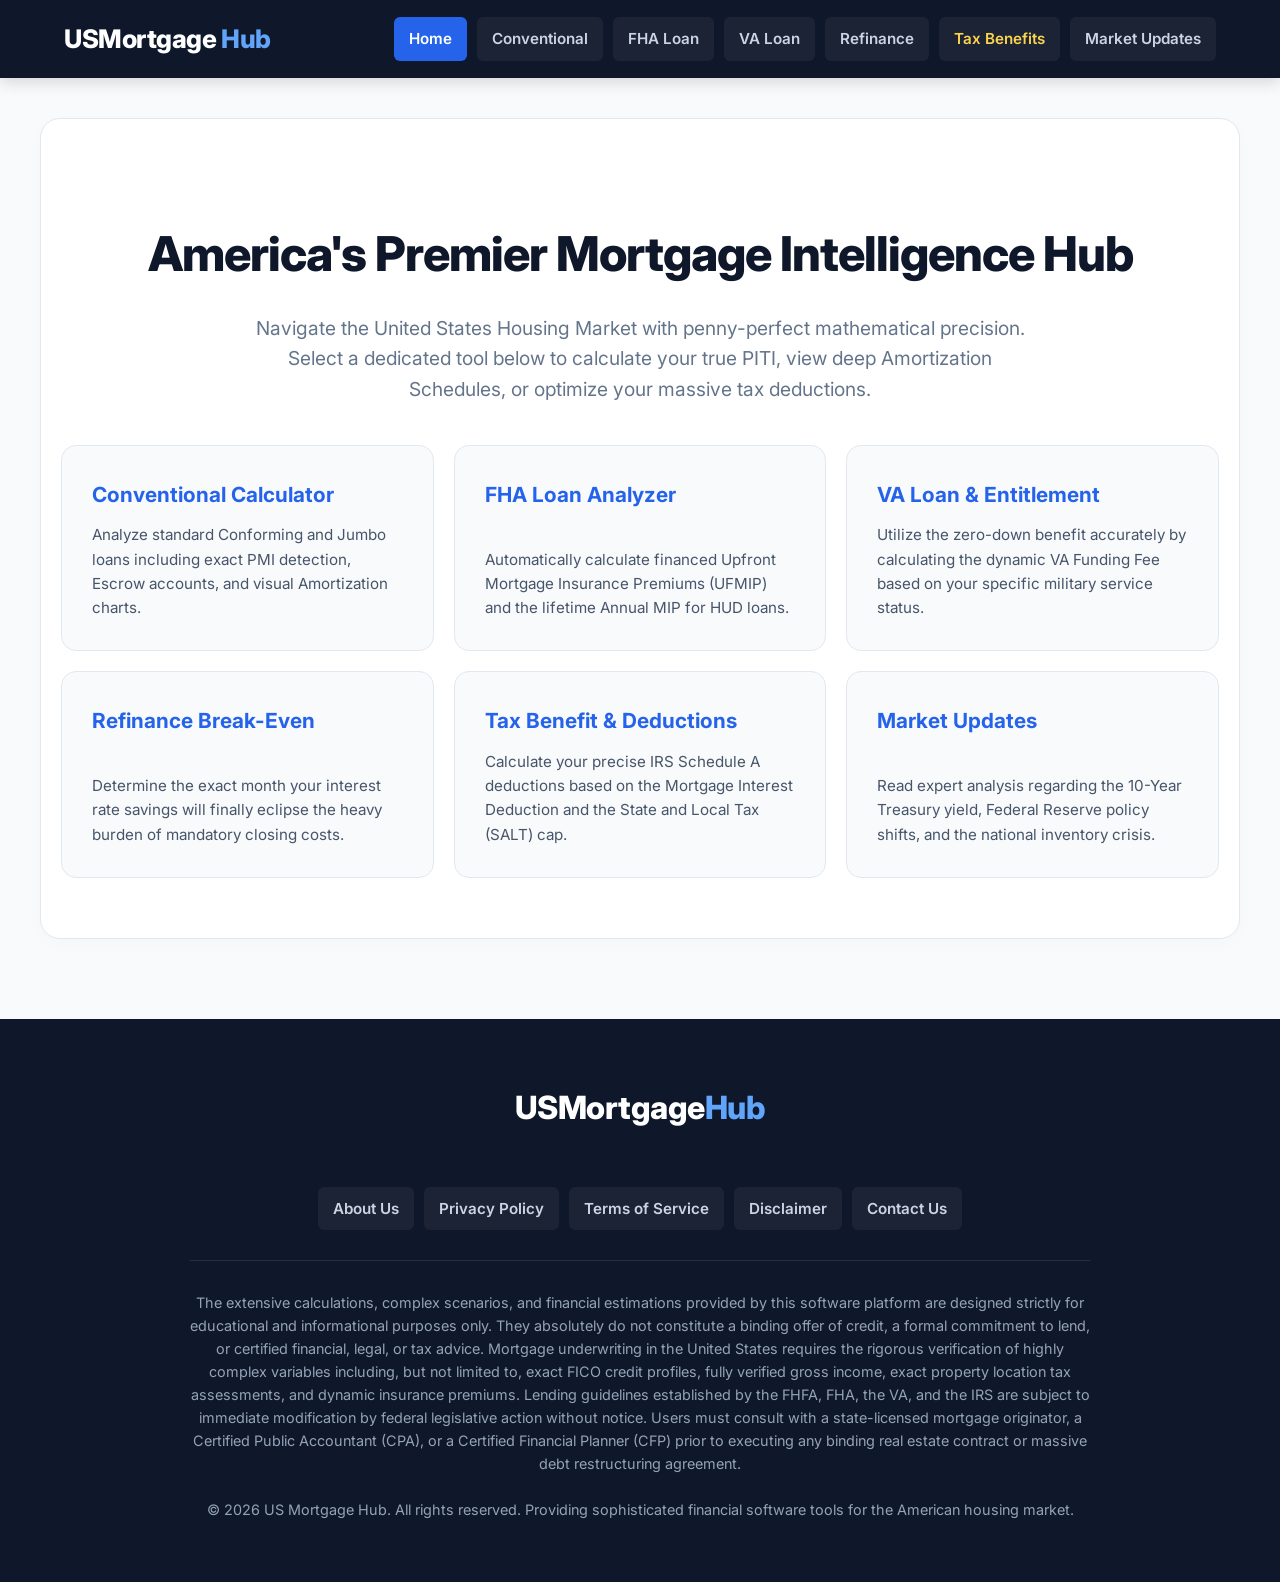
<file: index.html>
<!DOCTYPE html>
<html lang="en">
<head>
    <meta charset="UTF-8"/>
    <meta content="width=device-width, initial-scale=1.0" name="viewport"/>
    <meta content="QRAlQaTkkvpJgExuVUxx_nU8xQFKqa-fo5c_Z7qtx7k" name="google-site-verification"/>
    <title>US Mortgage Hub | Advanced Home Loan Calculators &amp; Market Insights</title>
    <meta content="Advanced US mortgage calculators with Amortization Schedules, Interactive Charts, Escrow, PMI, FHA MIP, and VA Funding Fee logic. Read our comprehensive guides on US housing finance." name="description"/>
    <meta content="US Mortgage Calculator, Amortization Schedule, Mortgage Pie Chart, Conventional Loan Calculator, Escrow Calculator, FHA MIP Calculator, VA Funding Fee, US Housing Market" name="keywords"/>
    <link rel="stylesheet" href="style.css"/>
</head>
<body>
    <nav>
        <a class="logo" href="index.html">USMortgage<span>Hub</span></a>
        <div class="nav-links">
            <a class="active-nav" href="index.html">Home</a>
            <a href="conventional-mortgage-calculator.html">Conventional</a>
            <a href="fha-loan-calculator.html">FHA Loan</a>
            <a href="va-loan-calculator.html">VA Loan</a>
            <a href="mortgage-refinance-calculator.html">Refinance</a>
            <a href="mortgage-tax-deduction.html" style="color: #fcd34d;">Tax Benefits</a>
            <a href="market-updates.html">Market Updates</a>
        </div>
    </nav>

    <div class="wrapper">
        <div class="home-hero">
            <h1>America's Premier Mortgage Intelligence Hub</h1>
            <p>Navigate the United States Housing Market with penny-perfect mathematical precision. Select a dedicated tool below to calculate your true PITI, view deep Amortization Schedules, or optimize your massive tax deductions.</p>
            
            <div class="tools-grid">
                <div class="tool-card" onclick="location.href='conventional-mortgage-calculator.html'">
                    <h3>Conventional Calculator</h3>
                    <p>Analyze standard Conforming and Jumbo loans including exact PMI detection, Escrow accounts, and visual Amortization charts.</p>
                </div>
                <div class="tool-card" onclick="location.href='fha-loan-calculator.html'">
                    <h3>FHA Loan Analyzer</h3>
                    <p>Automatically calculate financed Upfront Mortgage Insurance Premiums (UFMIP) and the lifetime Annual MIP for HUD loans.</p>
                </div>
                <div class="tool-card" onclick="location.href='va-loan-calculator.html'">
                    <h3>VA Loan &amp; Entitlement</h3>
                    <p>Utilize the zero-down benefit accurately by calculating the dynamic VA Funding Fee based on your specific military service status.</p>
                </div>
                <div class="tool-card" onclick="location.href='mortgage-refinance-calculator.html'">
                    <h3>Refinance Break-Even</h3>
                    <p>Determine the exact month your interest rate savings will finally eclipse the heavy burden of mandatory closing costs.</p>
                </div>
                <div class="tool-card" onclick="location.href='mortgage-tax-deduction.html'">
                    <h3>Tax Benefit &amp; Deductions</h3>
                    <p>Calculate your precise IRS Schedule A deductions based on the Mortgage Interest Deduction and the State and Local Tax (SALT) cap.</p>
                </div>
                <div class="tool-card" onclick="location.href='market-updates.html'">
                    <h3>Market Updates</h3>
                    <p>Read expert analysis regarding the 10-Year Treasury yield, Federal Reserve policy shifts, and the national inventory crisis.</p>
                </div>
            </div>
        </div>
    </div>

    <footer>
        <a class="footer-logo" href="index.html">USMortgage<span>Hub</span></a>
        <div class="nav-links" style="justify-content: center; margin: 30px 0;">
            <a href="about-us.html">About Us</a>
            <a href="privacy-policy.html">Privacy Policy</a>
            <a href="terms.html">Terms of Service</a>
            <a href="disclaimer.html">Disclaimer</a>
            <a href="contact-us.html">Contact Us</a>
        </div>
        <div class="legal-text">
            The extensive calculations, complex scenarios, and financial estimations provided by this software platform are designed strictly for educational and informational purposes only. They absolutely do not constitute a binding offer of credit, a formal commitment to lend, or certified financial, legal, or tax advice. Mortgage underwriting in the United States requires the rigorous verification of highly complex variables including, but not limited to, exact FICO credit profiles, fully verified gross income, exact property location tax assessments, and dynamic insurance premiums. Lending guidelines established by the FHFA, FHA, the VA, and the IRS are subject to immediate modification by federal legislative action without notice. Users must consult with a state-licensed mortgage originator, a Certified Public Accountant (CPA), or a Certified Financial Planner (CFP) prior to executing any binding real estate contract or massive debt restructuring agreement.
            <br/><br/>
            &copy; 2026 US Mortgage Hub. All rights reserved. Providing sophisticated financial software tools for the American housing market.
        </div>
    </footer>
</body>
</html>
</file>
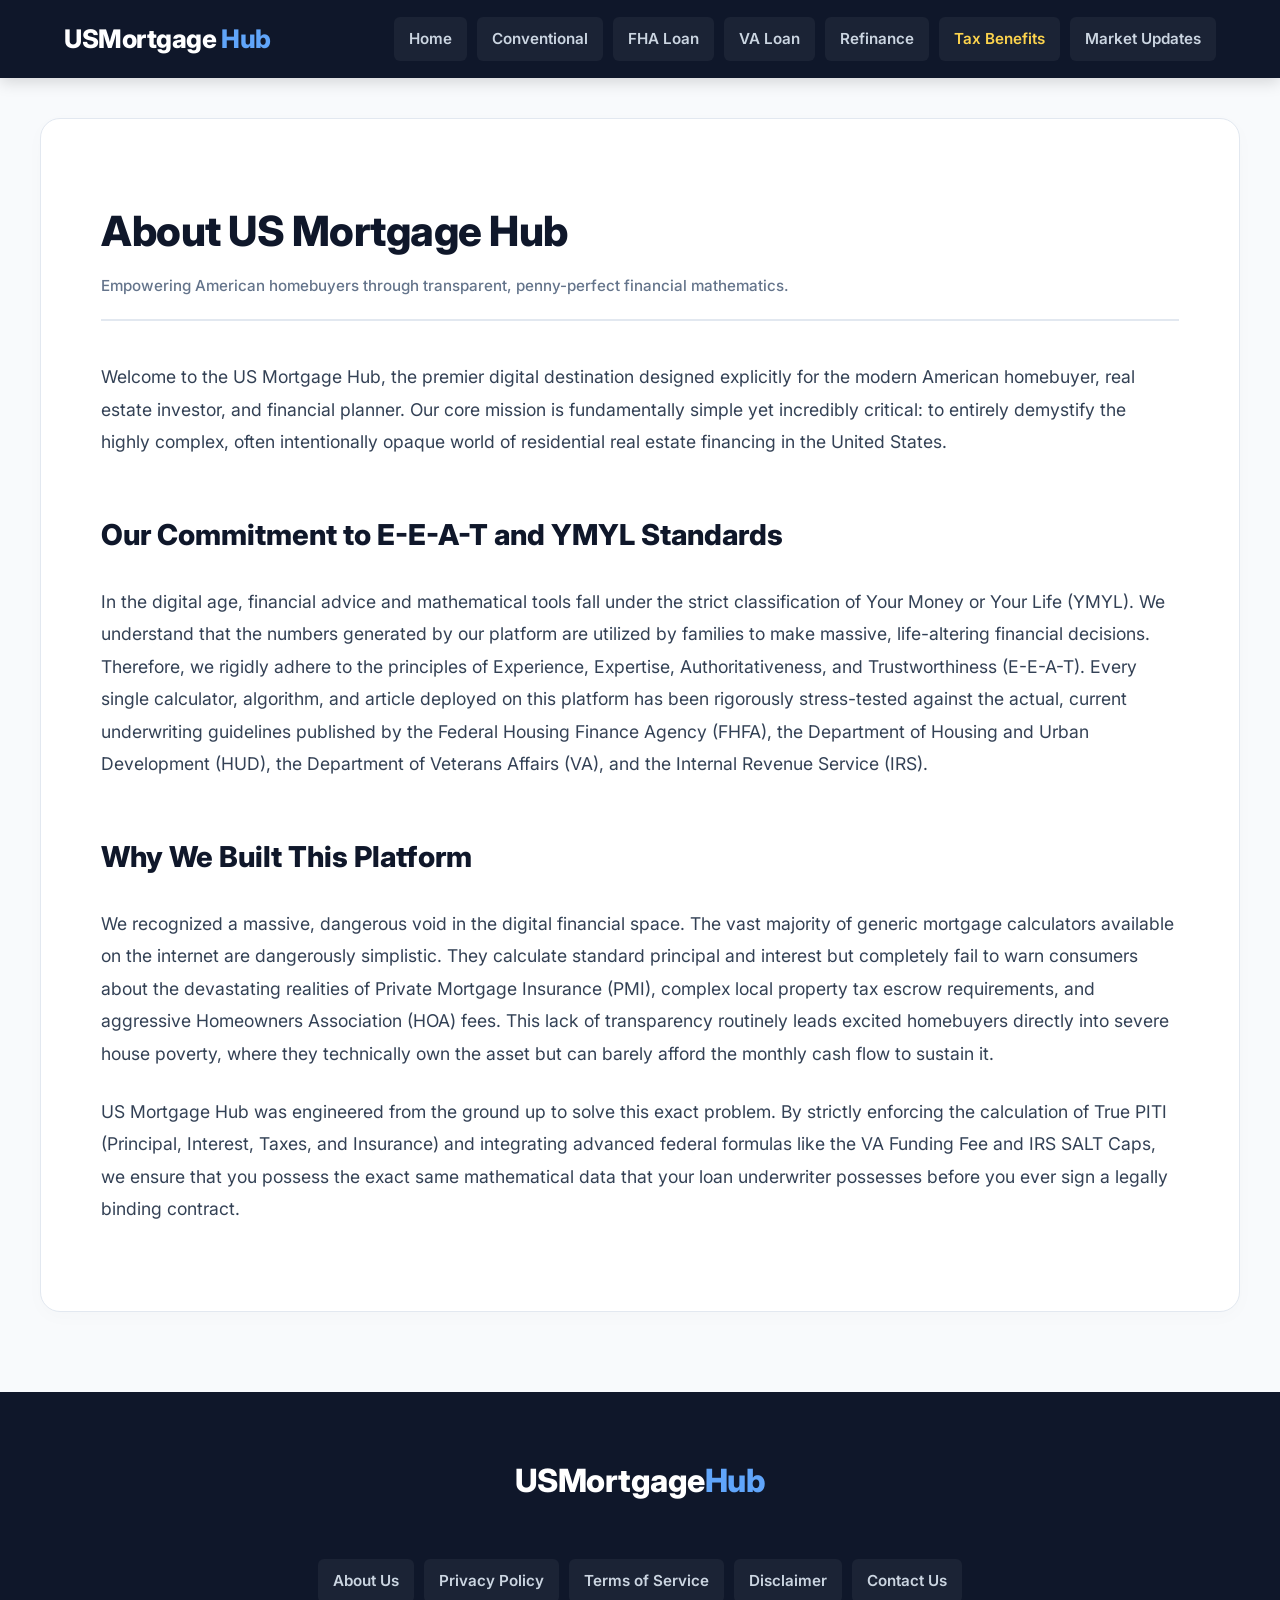
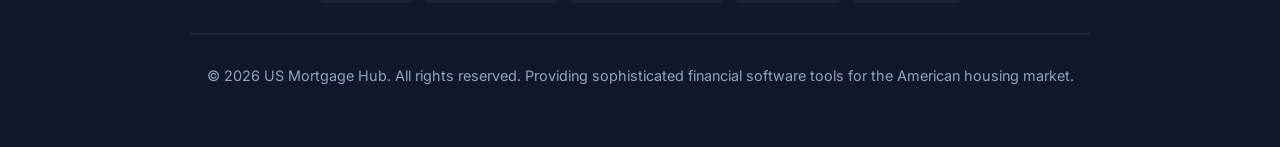
<file: about-us.html>
<!DOCTYPE html>
<html lang="en">
<head>
    <meta charset="UTF-8"/>
    <meta content="width=device-width, initial-scale=1.0" name="viewport"/>
    <title>About Us | US Mortgage Hub</title>
    <meta content="Learn about US Mortgage Hub's mission to provide accurate, transparent mortgage calculators built on FHFA, HUD, VA, and IRS standards." name="description"/>
    <link rel="stylesheet" href="style.css"/>
</head>
<body>
    <nav>
        <a class="logo" href="index.html">USMortgage<span>Hub</span></a>
        <div class="nav-links">
            <a href="index.html">Home</a>
            <a href="conventional-mortgage-calculator.html">Conventional</a>
            <a href="fha-loan-calculator.html">FHA Loan</a>
            <a href="va-loan-calculator.html">VA Loan</a>
            <a href="mortgage-refinance-calculator.html">Refinance</a>
            <a href="mortgage-tax-deduction.html" style="color: #fcd34d;">Tax Benefits</a>
            <a href="market-updates.html">Market Updates</a>
        </div>
    </nav>

    <div class="wrapper">
        <div class="seo-article" style="margin-top:0;">
            <div class="article-header">
                <h1>About US Mortgage Hub</h1>
                <div class="author-meta">Empowering American homebuyers through transparent, penny-perfect financial mathematics.</div>
            </div>
            <p>Welcome to the US Mortgage Hub, the premier digital destination designed explicitly for the modern American homebuyer, real estate investor, and financial planner. Our core mission is fundamentally simple yet incredibly critical: to entirely demystify the highly complex, often intentionally opaque world of residential real estate financing in the United States.</p>
            
            <h2>Our Commitment to E-E-A-T and YMYL Standards</h2>
            <p>In the digital age, financial advice and mathematical tools fall under the strict classification of Your Money or Your Life (YMYL). We understand that the numbers generated by our platform are utilized by families to make massive, life-altering financial decisions. Therefore, we rigidly adhere to the principles of Experience, Expertise, Authoritativeness, and Trustworthiness (E-E-A-T). Every single calculator, algorithm, and article deployed on this platform has been rigorously stress-tested against the actual, current underwriting guidelines published by the Federal Housing Finance Agency (FHFA), the Department of Housing and Urban Development (HUD), the Department of Veterans Affairs (VA), and the Internal Revenue Service (IRS).</p>
            
            <h2>Why We Built This Platform</h2>
            <p>We recognized a massive, dangerous void in the digital financial space. The vast majority of generic mortgage calculators available on the internet are dangerously simplistic. They calculate standard principal and interest but completely fail to warn consumers about the devastating realities of Private Mortgage Insurance (PMI), complex local property tax escrow requirements, and aggressive Homeowners Association (HOA) fees. This lack of transparency routinely leads excited homebuyers directly into severe house poverty, where they technically own the asset but can barely afford the monthly cash flow to sustain it.</p>
            <p>US Mortgage Hub was engineered from the ground up to solve this exact problem. By strictly enforcing the calculation of True PITI (Principal, Interest, Taxes, and Insurance) and integrating advanced federal formulas like the VA Funding Fee and IRS SALT Caps, we ensure that you possess the exact same mathematical data that your loan underwriter possesses before you ever sign a legally binding contract.</p>
        </div>
    </div>

    <footer>
        <a class="footer-logo" href="index.html">USMortgage<span>Hub</span></a>
        <div class="nav-links" style="justify-content: center; margin: 30px 0;">
            <a href="about-us.html">About Us</a>
            <a href="privacy-policy.html">Privacy Policy</a>
            <a href="terms.html">Terms of Service</a>
            <a href="disclaimer.html">Disclaimer</a>
            <a href="contact-us.html">Contact Us</a>
        </div>
        <div class="legal-text">
            &copy; 2026 US Mortgage Hub. All rights reserved. Providing sophisticated financial software tools for the American housing market.
        </div>
    </footer>
</body>
</html>
</file>
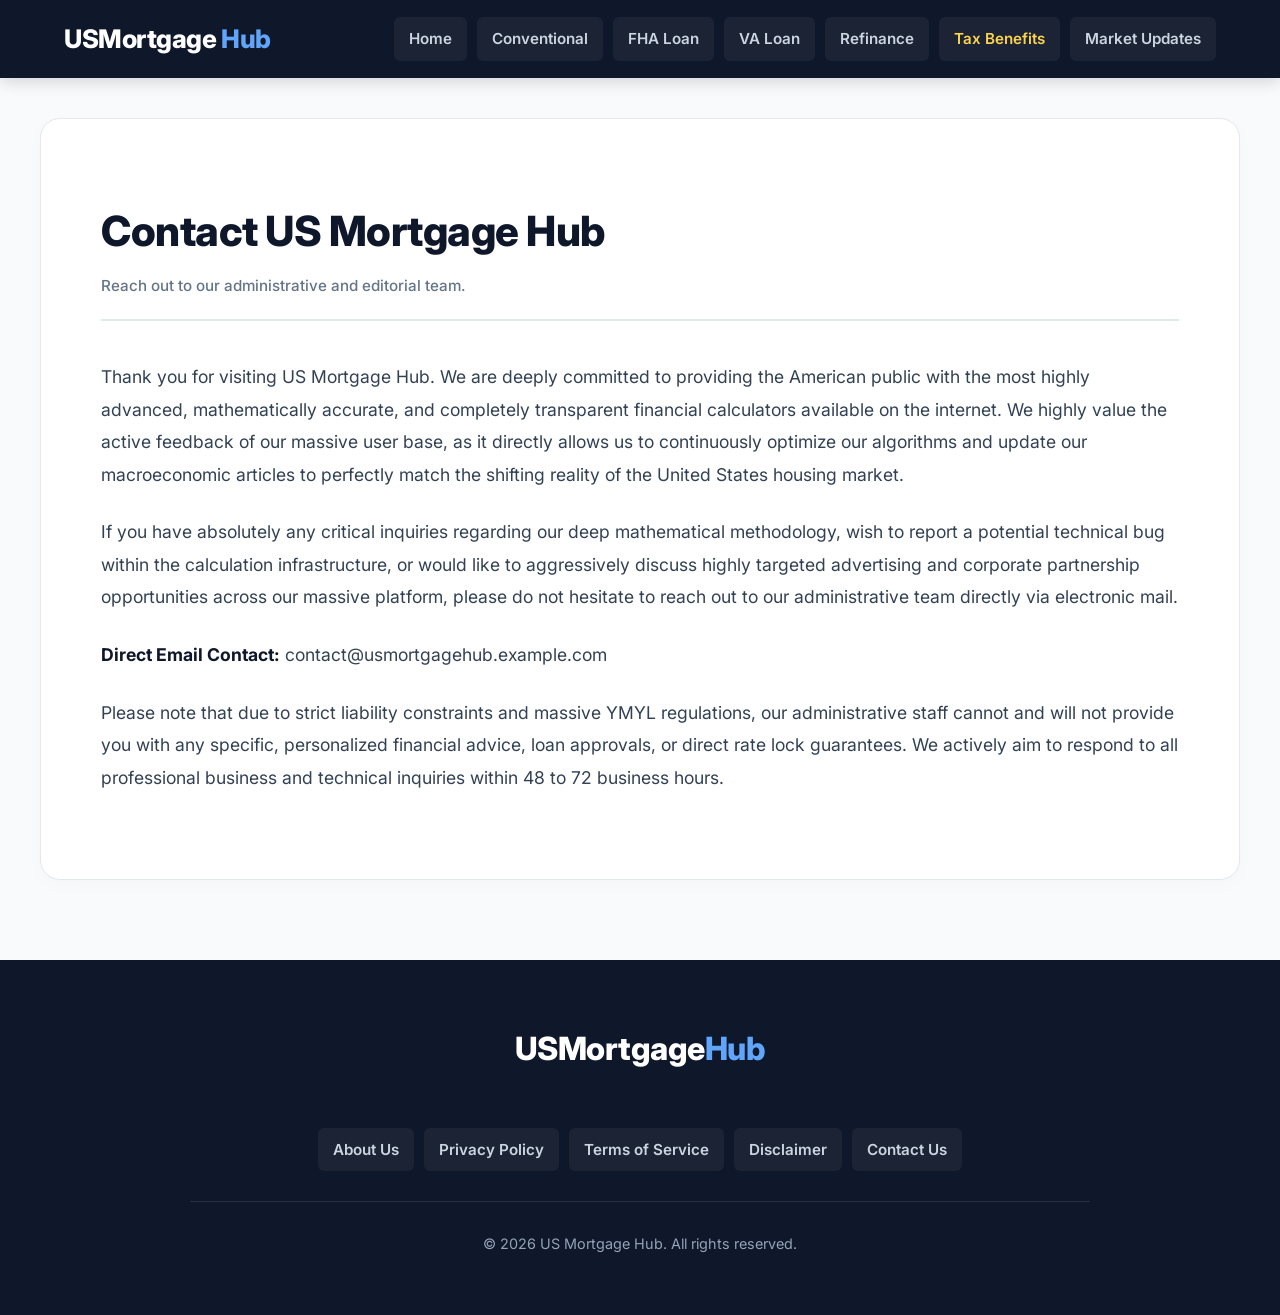
<file: contact-us.html>
<!DOCTYPE html>
<html lang="en">
<head>
    <meta charset="UTF-8"/>
    <meta content="width=device-width, initial-scale=1.0" name="viewport"/>
    <title>Contact Us | US Mortgage Hub</title>
    <link rel="stylesheet" href="style.css"/>
</head>
<body>
    <nav>
        <a class="logo" href="index.html">USMortgage<span>Hub</span></a>
        <div class="nav-links">
            <a href="index.html">Home</a>
            <a href="conventional-mortgage-calculator.html">Conventional</a>
            <a href="fha-loan-calculator.html">FHA Loan</a>
            <a href="va-loan-calculator.html">VA Loan</a>
            <a href="mortgage-refinance-calculator.html">Refinance</a>
            <a href="mortgage-tax-deduction.html" style="color: #fcd34d;">Tax Benefits</a>
            <a href="market-updates.html">Market Updates</a>
        </div>
    </nav>

    <div class="wrapper">
        <div class="seo-article" style="margin-top:0;">
            <div class="article-header">
                <h1>Contact US Mortgage Hub</h1>
                <div class="author-meta">Reach out to our administrative and editorial team.</div>
            </div>
            <p>Thank you for visiting US Mortgage Hub. We are deeply committed to providing the American public with the most highly advanced, mathematically accurate, and completely transparent financial calculators available on the internet. We highly value the active feedback of our massive user base, as it directly allows us to continuously optimize our algorithms and update our macroeconomic articles to perfectly match the shifting reality of the United States housing market.</p>
            
            <p>If you have absolutely any critical inquiries regarding our deep mathematical methodology, wish to report a potential technical bug within the calculation infrastructure, or would like to aggressively discuss highly targeted advertising and corporate partnership opportunities across our massive platform, please do not hesitate to reach out to our administrative team directly via electronic mail.</p>
            
            <p><strong>Direct Email Contact:</strong> contact@usmortgagehub.example.com</p>
            
            <p>Please note that due to strict liability constraints and massive YMYL regulations, our administrative staff cannot and will not provide you with any specific, personalized financial advice, loan approvals, or direct rate lock guarantees. We actively aim to respond to all professional business and technical inquiries within 48 to 72 business hours.</p>
        </div>
    </div>

    <footer>
        <a class="footer-logo" href="index.html">USMortgage<span>Hub</span></a>
        <div class="nav-links" style="justify-content: center; margin: 30px 0;">
            <a href="about-us.html">About Us</a>
            <a href="privacy-policy.html">Privacy Policy</a>
            <a href="terms.html">Terms of Service</a>
            <a href="disclaimer.html">Disclaimer</a>
            <a href="contact-us.html">Contact Us</a>
        </div>
        <div class="legal-text">&copy; 2026 US Mortgage Hub. All rights reserved.</div>
    </footer>
</body>
</html>
</file>
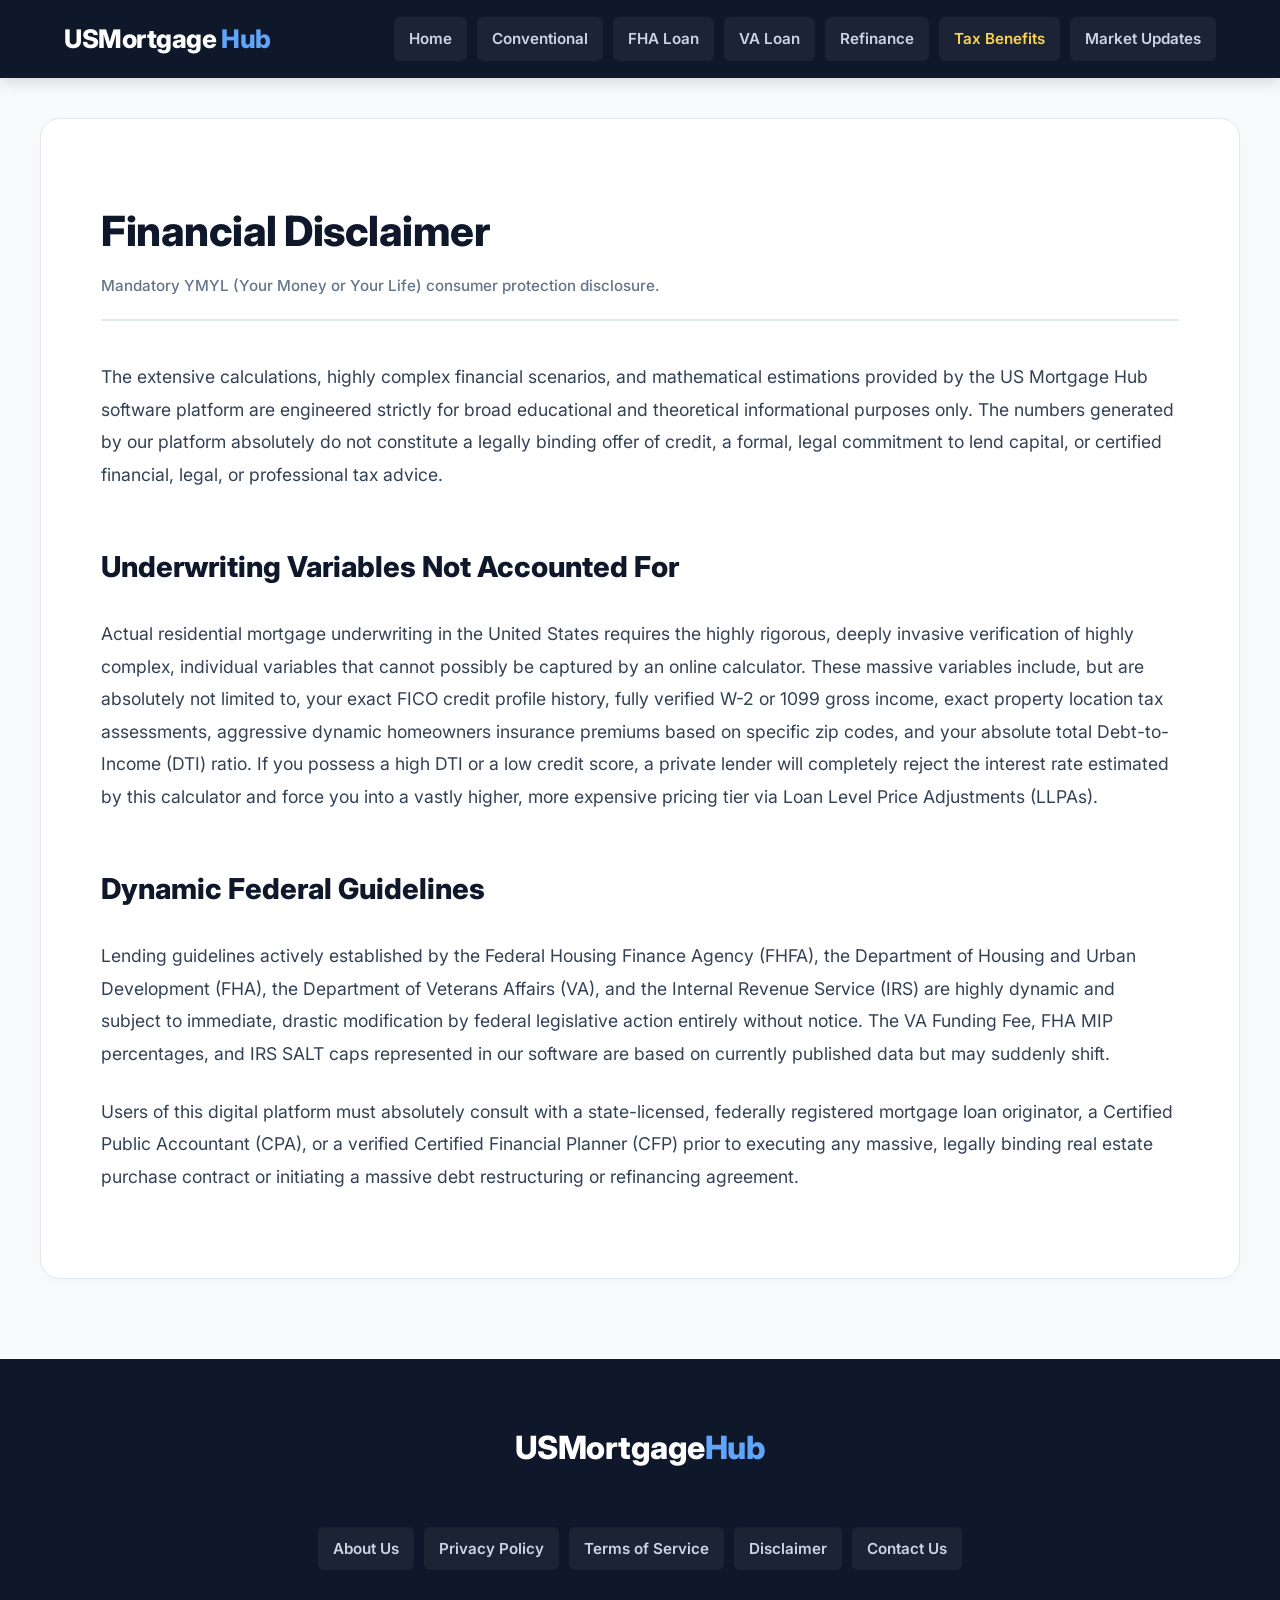
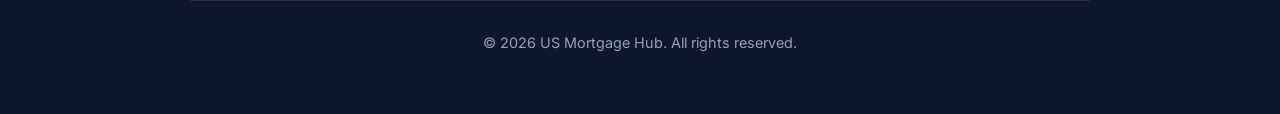
<file: disclaimer.html>
<!DOCTYPE html>
<html lang="en">
<head>
    <meta charset="UTF-8"/>
    <meta content="width=device-width, initial-scale=1.0" name="viewport"/>
    <title>Financial Disclaimer | US Mortgage Hub</title>
    <link rel="stylesheet" href="style.css"/>
</head>
<body>
    <nav>
        <a class="logo" href="index.html">USMortgage<span>Hub</span></a>
        <div class="nav-links">
            <a href="index.html">Home</a>
            <a href="conventional-mortgage-calculator.html">Conventional</a>
            <a href="fha-loan-calculator.html">FHA Loan</a>
            <a href="va-loan-calculator.html">VA Loan</a>
            <a href="mortgage-refinance-calculator.html">Refinance</a>
            <a href="mortgage-tax-deduction.html" style="color: #fcd34d;">Tax Benefits</a>
            <a href="market-updates.html">Market Updates</a>
        </div>
    </nav>

    <div class="wrapper">
        <div class="seo-article" style="margin-top:0;">
            <div class="article-header">
                <h1>Financial Disclaimer</h1>
                <div class="author-meta">Mandatory YMYL (Your Money or Your Life) consumer protection disclosure.</div>
            </div>
            <p>The extensive calculations, highly complex financial scenarios, and mathematical estimations provided by the US Mortgage Hub software platform are engineered strictly for broad educational and theoretical informational purposes only. The numbers generated by our platform absolutely do not constitute a legally binding offer of credit, a formal, legal commitment to lend capital, or certified financial, legal, or professional tax advice.</p>

            <h2>Underwriting Variables Not Accounted For</h2>
            <p>Actual residential mortgage underwriting in the United States requires the highly rigorous, deeply invasive verification of highly complex, individual variables that cannot possibly be captured by an online calculator. These massive variables include, but are absolutely not limited to, your exact FICO credit profile history, fully verified W-2 or 1099 gross income, exact property location tax assessments, aggressive dynamic homeowners insurance premiums based on specific zip codes, and your absolute total Debt-to-Income (DTI) ratio. If you possess a high DTI or a low credit score, a private lender will completely reject the interest rate estimated by this calculator and force you into a vastly higher, more expensive pricing tier via Loan Level Price Adjustments (LLPAs).</p>

            <h2>Dynamic Federal Guidelines</h2>
            <p>Lending guidelines actively established by the Federal Housing Finance Agency (FHFA), the Department of Housing and Urban Development (FHA), the Department of Veterans Affairs (VA), and the Internal Revenue Service (IRS) are highly dynamic and subject to immediate, drastic modification by federal legislative action entirely without notice. The VA Funding Fee, FHA MIP percentages, and IRS SALT caps represented in our software are based on currently published data but may suddenly shift.</p>
            
            <p>Users of this digital platform must absolutely consult with a state-licensed, federally registered mortgage loan originator, a Certified Public Accountant (CPA), or a verified Certified Financial Planner (CFP) prior to executing any massive, legally binding real estate purchase contract or initiating a massive debt restructuring or refinancing agreement.</p>
        </div>
    </div>

    <footer>
        <a class="footer-logo" href="index.html">USMortgage<span>Hub</span></a>
        <div class="nav-links" style="justify-content: center; margin: 30px 0;">
            <a href="about-us.html">About Us</a>
            <a href="privacy-policy.html">Privacy Policy</a>
            <a href="terms.html">Terms of Service</a>
            <a href="disclaimer.html">Disclaimer</a>
            <a href="contact-us.html">Contact Us</a>
        </div>
        <div class="legal-text">&copy; 2026 US Mortgage Hub. All rights reserved.</div>
    </footer>
</body>
</html>
</file>
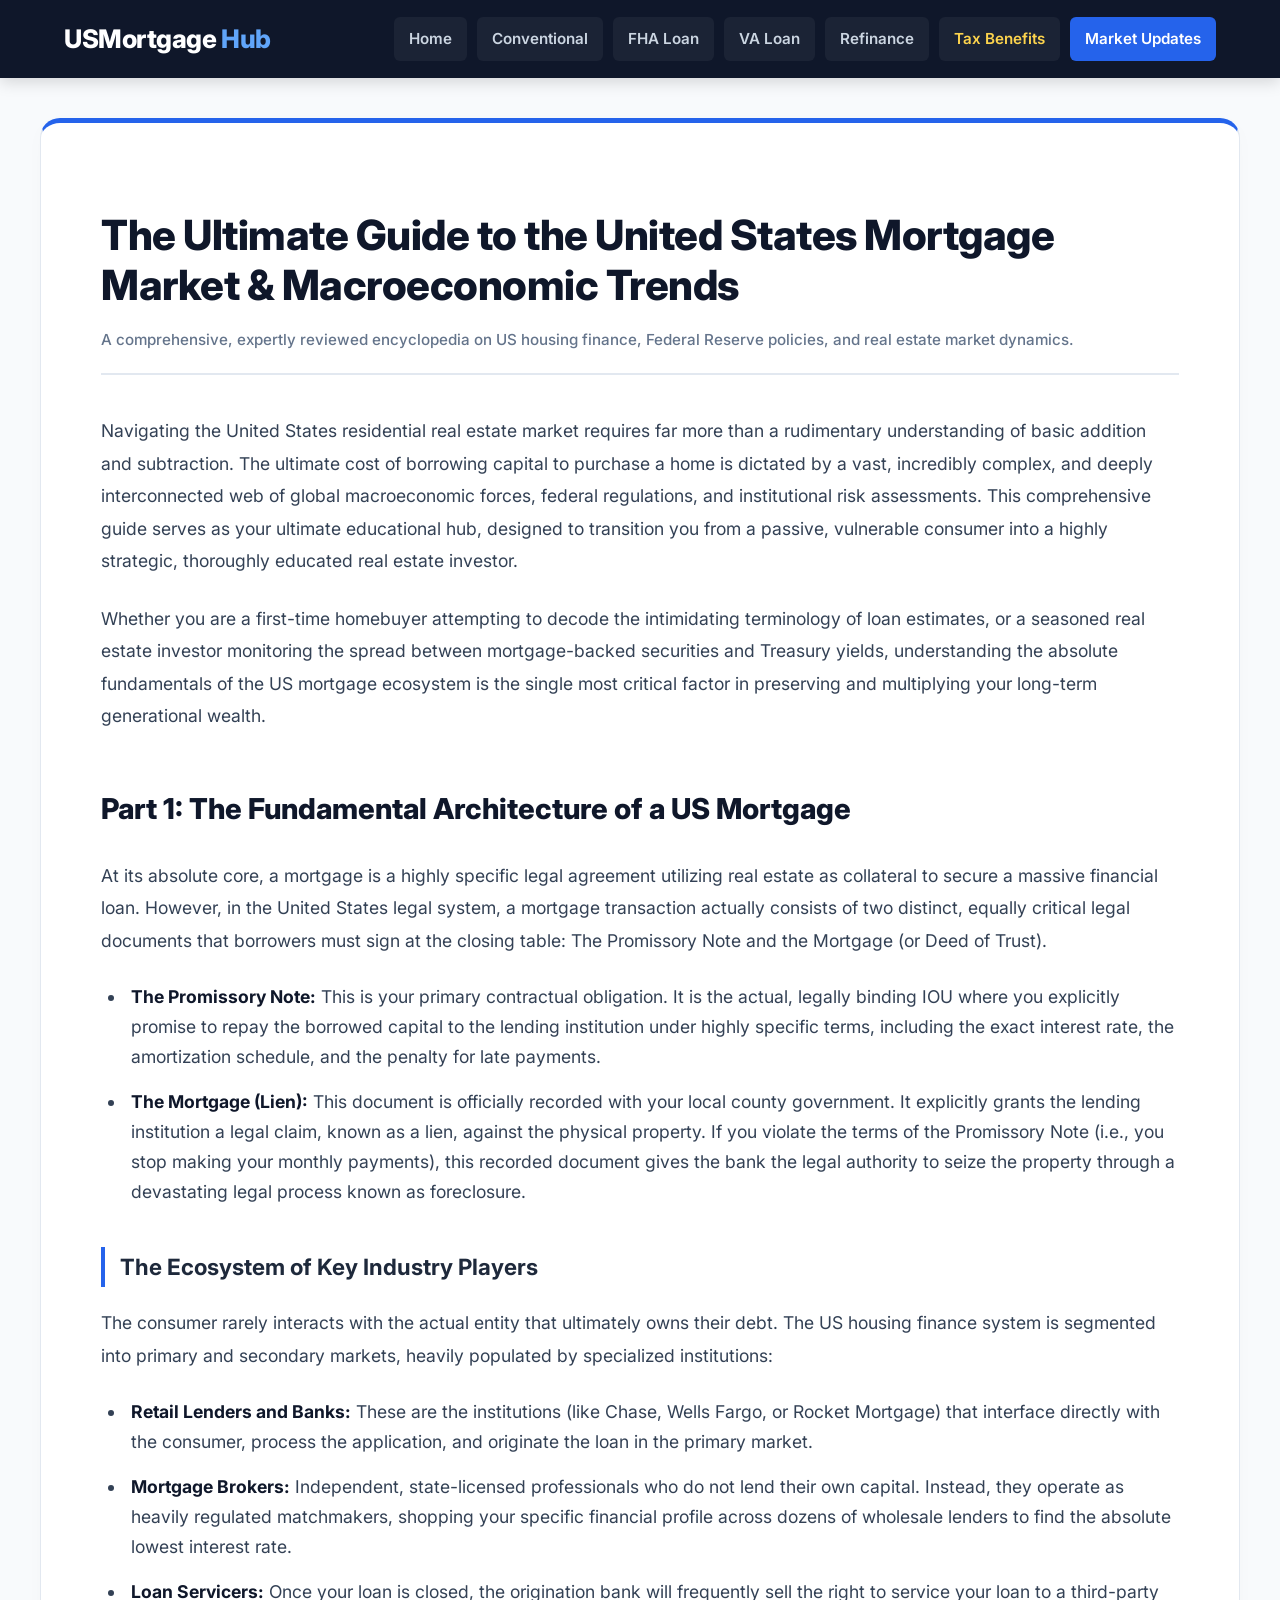
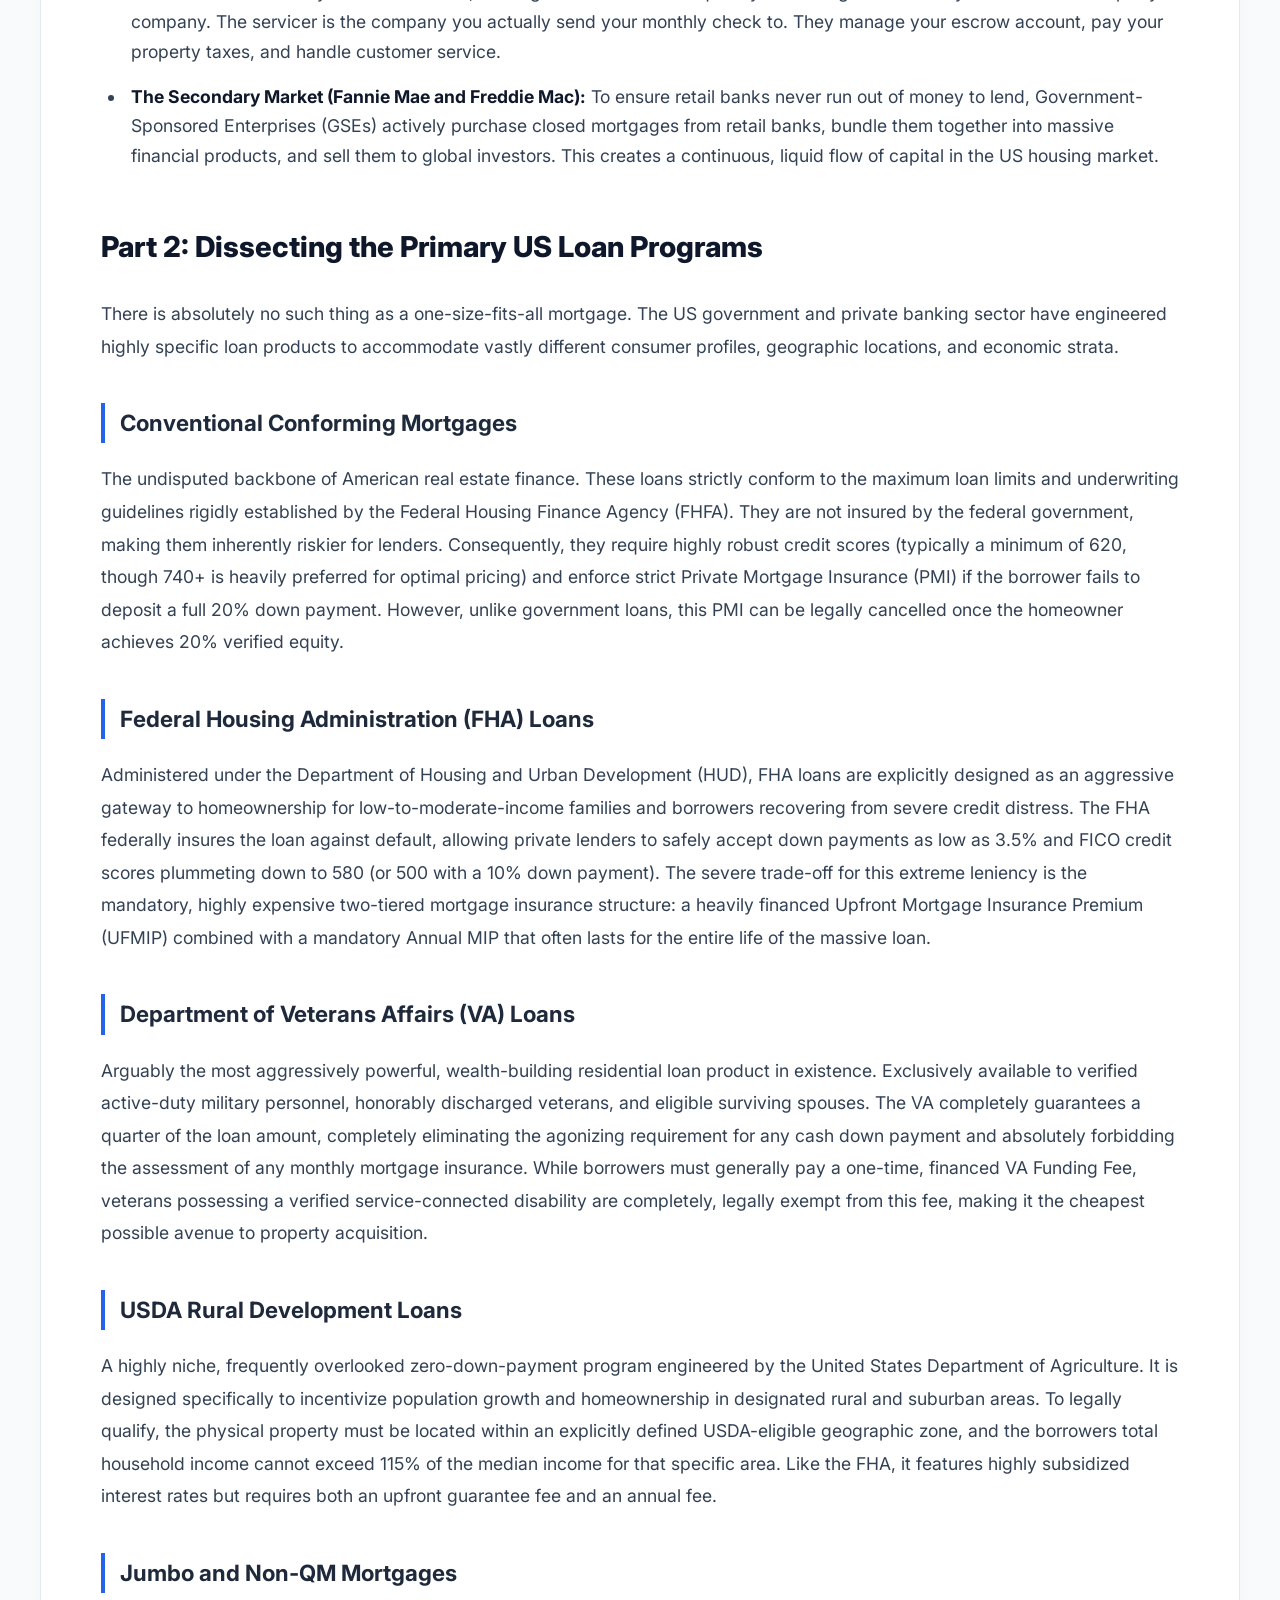
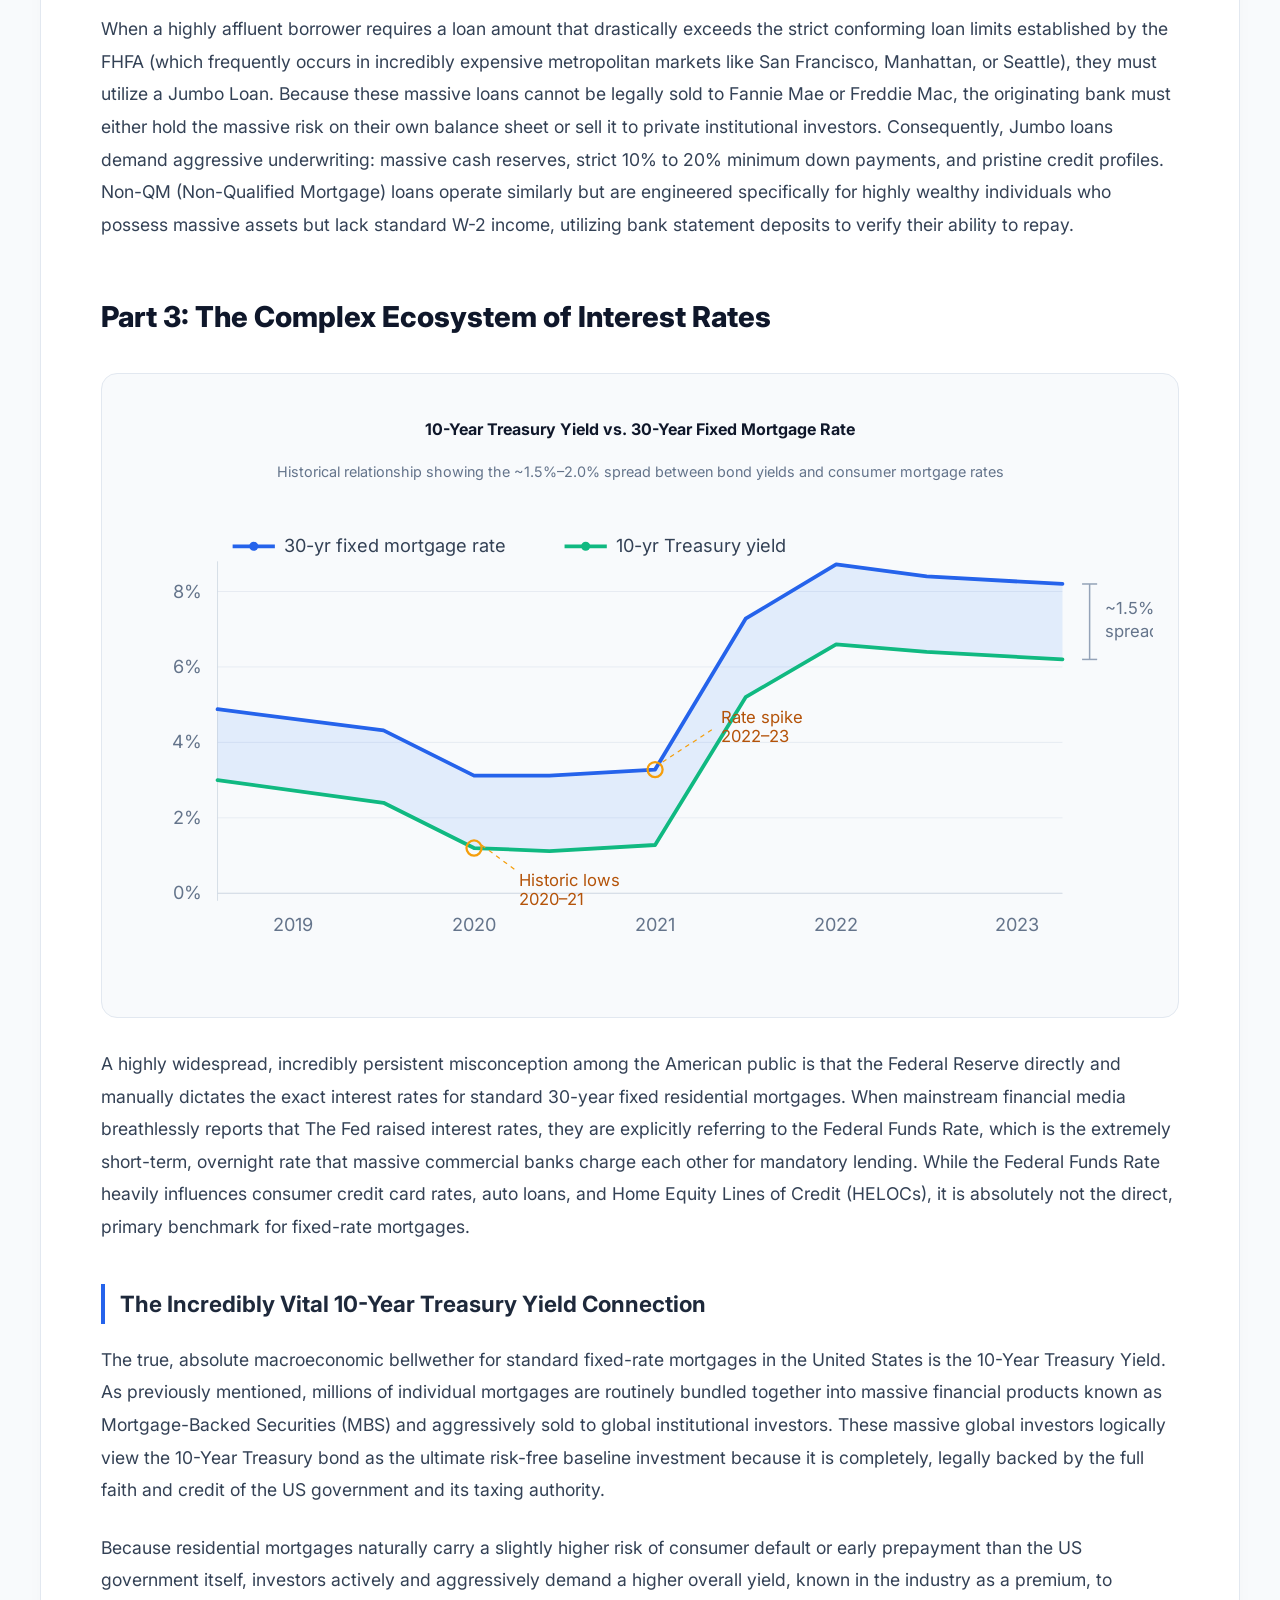
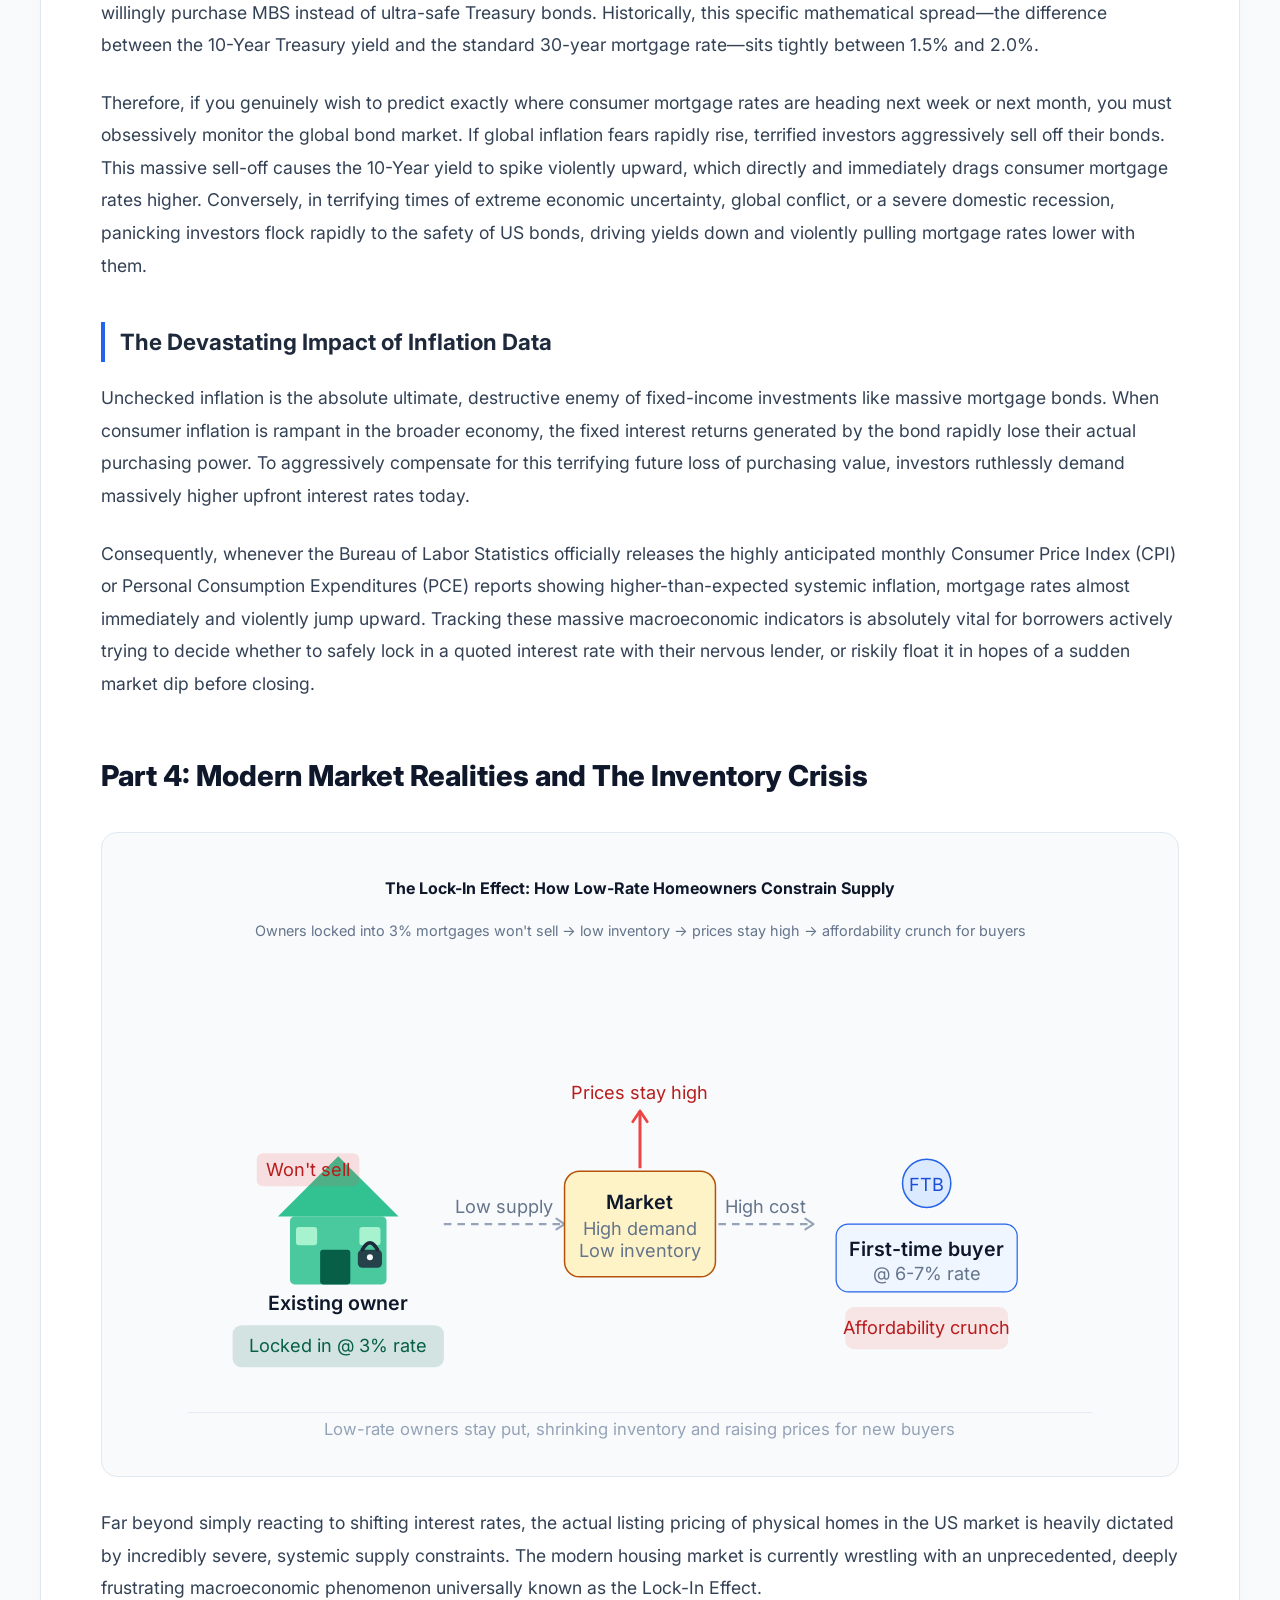
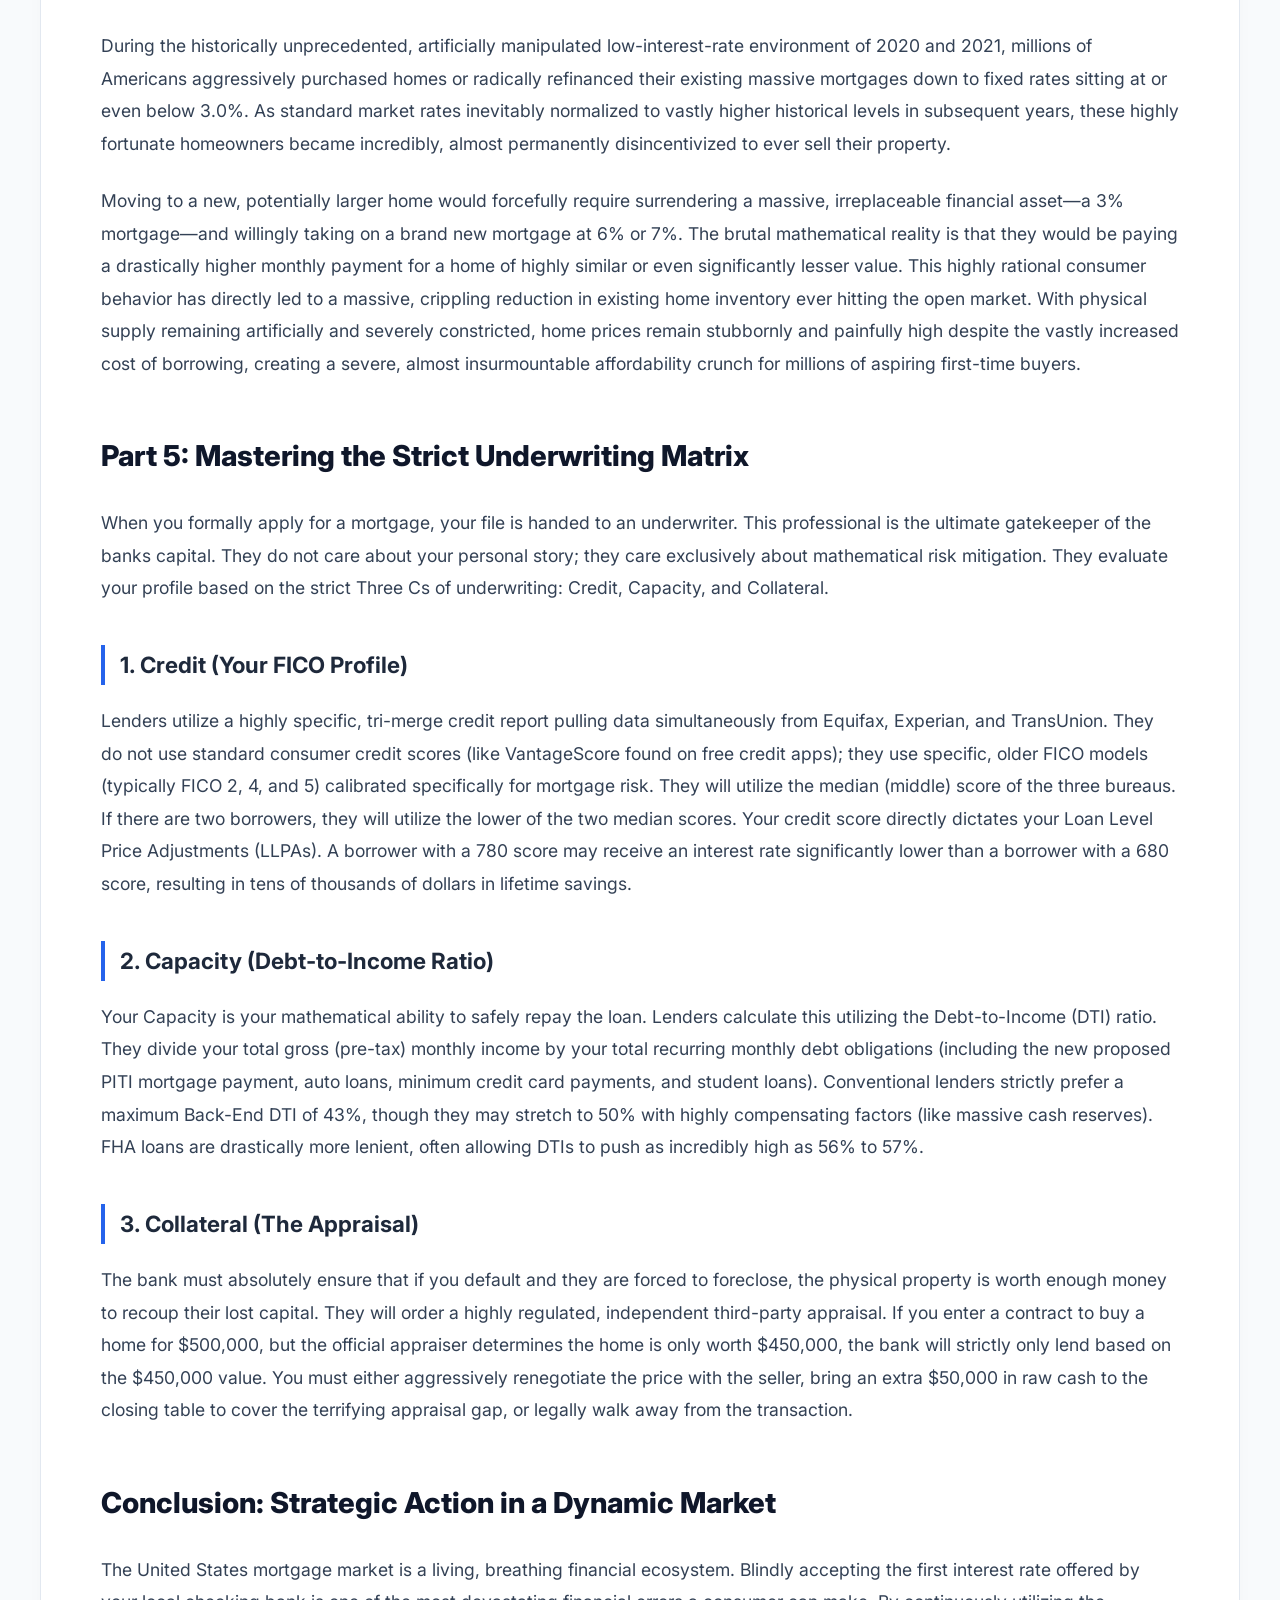
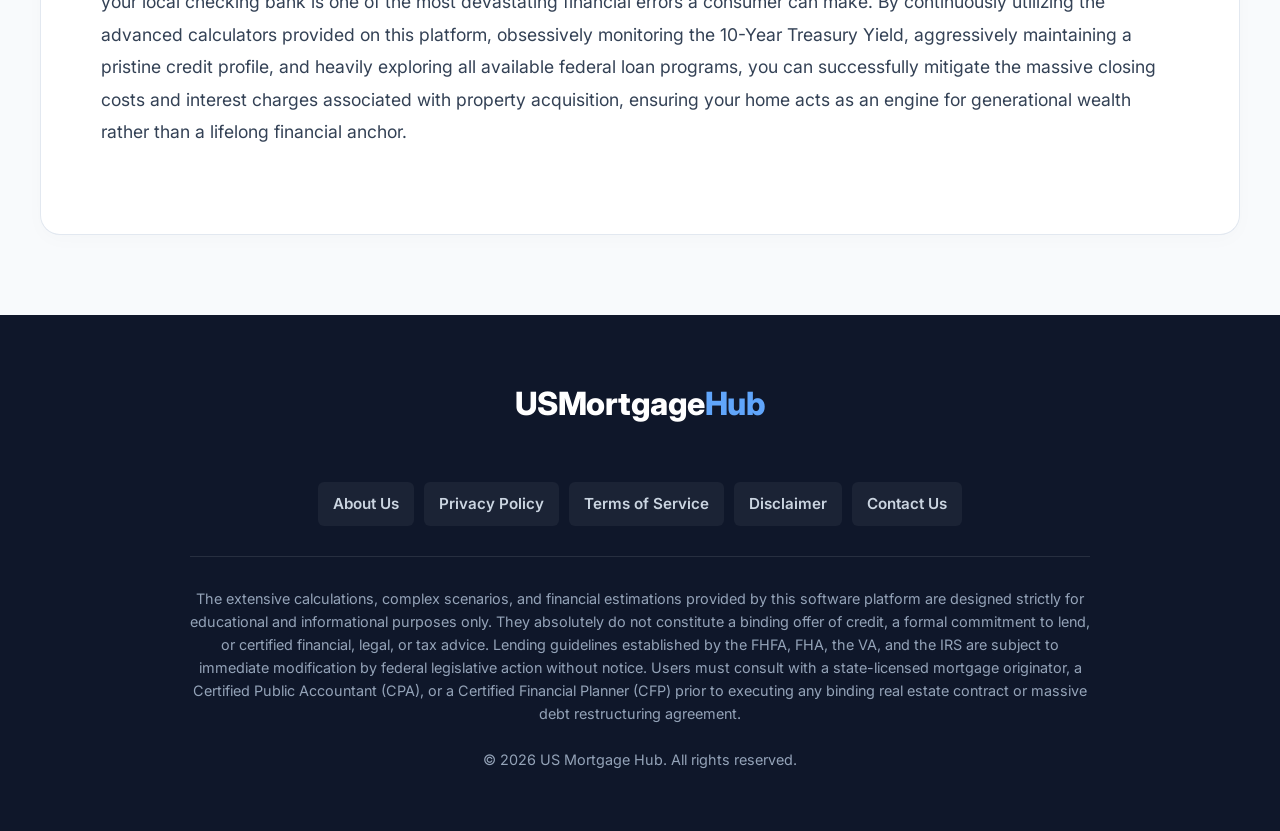
<file: market-updates.html>
<!DOCTYPE html>
<html lang="en">
<head>
    <meta charset="UTF-8"/>
    <meta content="width=device-width, initial-scale=1.0" name="viewport"/>
    <title>US Mortgage Market Updates | US Mortgage Hub</title>
    <meta content="Expert analysis of US housing market trends, Federal Reserve policy, 10-Year Treasury yield, and the national inventory crisis affecting mortgage rates." name="description"/>
    <link rel="stylesheet" href="style.css"/>
</head>
<body>
    <nav>
        <a class="logo" href="index.html">USMortgage<span>Hub</span></a>
        <div class="nav-links">
            <a href="index.html">Home</a>
            <a href="conventional-mortgage-calculator.html">Conventional</a>
            <a href="fha-loan-calculator.html">FHA Loan</a>
            <a href="va-loan-calculator.html">VA Loan</a>
            <a href="mortgage-refinance-calculator.html">Refinance</a>
            <a href="mortgage-tax-deduction.html" style="color: #fcd34d;">Tax Benefits</a>
            <a class="active-nav" href="market-updates.html">Market Updates</a>
        </div>
    </nav>

    <div class="wrapper">
        <div class="seo-article" style="border-top: 5px solid var(--accent); margin-top: 0;">
            <div class="article-header">
                <h1>The Ultimate Guide to the United States Mortgage Market &amp; Macroeconomic Trends</h1>
                <div class="author-meta">A comprehensive, expertly reviewed encyclopedia on US housing finance, Federal Reserve policies, and real estate market dynamics.</div>
            </div>

            <p>Navigating the United States residential real estate market requires far more than a rudimentary understanding of basic addition and subtraction. The ultimate cost of borrowing capital to purchase a home is dictated by a vast, incredibly complex, and deeply interconnected web of global macroeconomic forces, federal regulations, and institutional risk assessments. This comprehensive guide serves as your ultimate educational hub, designed to transition you from a passive, vulnerable consumer into a highly strategic, thoroughly educated real estate investor.</p>

            <p>Whether you are a first-time homebuyer attempting to decode the intimidating terminology of loan estimates, or a seasoned real estate investor monitoring the spread between mortgage-backed securities and Treasury yields, understanding the absolute fundamentals of the US mortgage ecosystem is the single most critical factor in preserving and multiplying your long-term generational wealth.</p>

            <h2>Part 1: The Fundamental Architecture of a US Mortgage</h2>
            <p>At its absolute core, a mortgage is a highly specific legal agreement utilizing real estate as collateral to secure a massive financial loan. However, in the United States legal system, a mortgage transaction actually consists of two distinct, equally critical legal documents that borrowers must sign at the closing table: The Promissory Note and the Mortgage (or Deed of Trust).</p>

            <ul>
                <li><strong>The Promissory Note:</strong> This is your primary contractual obligation. It is the actual, legally binding IOU where you explicitly promise to repay the borrowed capital to the lending institution under highly specific terms, including the exact interest rate, the amortization schedule, and the penalty for late payments.</li>
                <li><strong>The Mortgage (Lien):</strong> This document is officially recorded with your local county government. It explicitly grants the lending institution a legal claim, known as a lien, against the physical property. If you violate the terms of the Promissory Note (i.e., you stop making your monthly payments), this recorded document gives the bank the legal authority to seize the property through a devastating legal process known as foreclosure.</li>
            </ul>

            <h3>The Ecosystem of Key Industry Players</h3>
            <p>The consumer rarely interacts with the actual entity that ultimately owns their debt. The US housing finance system is segmented into primary and secondary markets, heavily populated by specialized institutions:</p>
            <ul>
                <li><strong>Retail Lenders and Banks:</strong> These are the institutions (like Chase, Wells Fargo, or Rocket Mortgage) that interface directly with the consumer, process the application, and originate the loan in the primary market.</li>
                <li><strong>Mortgage Brokers:</strong> Independent, state-licensed professionals who do not lend their own capital. Instead, they operate as heavily regulated matchmakers, shopping your specific financial profile across dozens of wholesale lenders to find the absolute lowest interest rate.</li>
                <li><strong>Loan Servicers:</strong> Once your loan is closed, the origination bank will frequently sell the right to service your loan to a third-party company. The servicer is the company you actually send your monthly check to. They manage your escrow account, pay your property taxes, and handle customer service.</li>
                <li><strong>The Secondary Market (Fannie Mae and Freddie Mac):</strong> To ensure retail banks never run out of money to lend, Government-Sponsored Enterprises (GSEs) actively purchase closed mortgages from retail banks, bundle them together into massive financial products, and sell them to global investors. This creates a continuous, liquid flow of capital in the US housing market.</li>
            </ul>

            <h2>Part 2: Dissecting the Primary US Loan Programs</h2>
            <p>There is absolutely no such thing as a one-size-fits-all mortgage. The US government and private banking sector have engineered highly specific loan products to accommodate vastly different consumer profiles, geographic locations, and economic strata.</p>

            <h3>Conventional Conforming Mortgages</h3>
            <p>The undisputed backbone of American real estate finance. These loans strictly conform to the maximum loan limits and underwriting guidelines rigidly established by the Federal Housing Finance Agency (FHFA). They are not insured by the federal government, making them inherently riskier for lenders. Consequently, they require highly robust credit scores (typically a minimum of 620, though 740+ is heavily preferred for optimal pricing) and enforce strict Private Mortgage Insurance (PMI) if the borrower fails to deposit a full 20% down payment. However, unlike government loans, this PMI can be legally cancelled once the homeowner achieves 20% verified equity.</p>

            <h3>Federal Housing Administration (FHA) Loans</h3>
            <p>Administered under the Department of Housing and Urban Development (HUD), FHA loans are explicitly designed as an aggressive gateway to homeownership for low-to-moderate-income families and borrowers recovering from severe credit distress. The FHA federally insures the loan against default, allowing private lenders to safely accept down payments as low as 3.5% and FICO credit scores plummeting down to 580 (or 500 with a 10% down payment). The severe trade-off for this extreme leniency is the mandatory, highly expensive two-tiered mortgage insurance structure: a heavily financed Upfront Mortgage Insurance Premium (UFMIP) combined with a mandatory Annual MIP that often lasts for the entire life of the massive loan.</p>

            <h3>Department of Veterans Affairs (VA) Loans</h3>
            <p>Arguably the most aggressively powerful, wealth-building residential loan product in existence. Exclusively available to verified active-duty military personnel, honorably discharged veterans, and eligible surviving spouses. The VA completely guarantees a quarter of the loan amount, completely eliminating the agonizing requirement for any cash down payment and absolutely forbidding the assessment of any monthly mortgage insurance. While borrowers must generally pay a one-time, financed VA Funding Fee, veterans possessing a verified service-connected disability are completely, legally exempt from this fee, making it the cheapest possible avenue to property acquisition.</p>

            <h3>USDA Rural Development Loans</h3>
            <p>A highly niche, frequently overlooked zero-down-payment program engineered by the United States Department of Agriculture. It is designed specifically to incentivize population growth and homeownership in designated rural and suburban areas. To legally qualify, the physical property must be located within an explicitly defined USDA-eligible geographic zone, and the borrowers total household income cannot exceed 115% of the median income for that specific area. Like the FHA, it features highly subsidized interest rates but requires both an upfront guarantee fee and an annual fee.</p>

            <h3>Jumbo and Non-QM Mortgages</h3>
            <p>When a highly affluent borrower requires a loan amount that drastically exceeds the strict conforming loan limits established by the FHFA (which frequently occurs in incredibly expensive metropolitan markets like San Francisco, Manhattan, or Seattle), they must utilize a Jumbo Loan. Because these massive loans cannot be legally sold to Fannie Mae or Freddie Mac, the originating bank must either hold the massive risk on their own balance sheet or sell it to private institutional investors. Consequently, Jumbo loans demand aggressive underwriting: massive cash reserves, strict 10% to 20% minimum down payments, and pristine credit profiles. Non-QM (Non-Qualified Mortgage) loans operate similarly but are engineered specifically for highly wealthy individuals who possess massive assets but lack standard W-2 income, utilizing bank statement deposits to verify their ability to repay.</p>

            <h2>Part 3: The Complex Ecosystem of Interest Rates</h2>

            <div style="margin: 30px 0; background: #f8fafc; border: 1px solid #e2e8f0; border-radius: 16px; padding: 25px;">
                <p style="text-align:center; font-weight:700; color:#0f172a; font-size:1rem; margin-bottom:5px;">10-Year Treasury Yield vs. 30-Year Fixed Mortgage Rate</p>
                <p style="text-align:center; color:#64748b; font-size:0.9rem; margin-bottom:15px;">Historical relationship showing the ~1.5%–2.0% spread between bond yields and consumer mortgage rates</p>
                <svg width="100%" viewBox="0 0 680 320" role="img" aria-labelledby="chart1-title chart1-desc">
                  <title id="chart1-title">10-Year Treasury Yield vs. 30-Year Fixed Mortgage Rate (2019–2023)</title>
                  <desc id="chart1-desc">Line chart comparing the 10-Year US Treasury yield (green) and the 30-year fixed mortgage rate (blue) from 2019 to 2023, illustrating the historical 1.5% to 2.0% spread. Notable annotations include historic lows in 2020–2021 and a sharp rate spike in 2022–2023.</desc>
                  <defs>
                    <marker id="arrow" viewBox="0 0 10 10" refX="8" refY="5" markerWidth="6" markerHeight="6" orient="auto-start-reverse">
                      <path d="M2 1L8 5L2 9" fill="none" stroke="context-stroke" stroke-width="1.5" stroke-linecap="round" stroke-linejoin="round"/>
                    </marker>
                  </defs>
                  <line x1="60" y1="60"  x2="620" y2="60"  stroke="#e2e8f0" stroke-width="0.5"/>
                  <line x1="60" y1="110" x2="620" y2="110" stroke="#e2e8f0" stroke-width="0.5"/>
                  <line x1="60" y1="160" x2="620" y2="160" stroke="#e2e8f0" stroke-width="0.5"/>
                  <line x1="60" y1="210" x2="620" y2="210" stroke="#e2e8f0" stroke-width="0.5"/>
                  <line x1="60" y1="260" x2="620" y2="260" stroke="#e2e8f0" stroke-width="0.5"/>
                  <text font-family="Inter,sans-serif" font-size="12" fill="#64748b" x="50" y="64"  text-anchor="end">8%</text>
                  <text font-family="Inter,sans-serif" font-size="12" fill="#64748b" x="50" y="114" text-anchor="end">6%</text>
                  <text font-family="Inter,sans-serif" font-size="12" fill="#64748b" x="50" y="164" text-anchor="end">4%</text>
                  <text font-family="Inter,sans-serif" font-size="12" fill="#64748b" x="50" y="214" text-anchor="end">2%</text>
                  <text font-family="Inter,sans-serif" font-size="12" fill="#64748b" x="50" y="264" text-anchor="end">0%</text>
                  <text font-family="Inter,sans-serif" font-size="12" fill="#64748b" x="110" y="285" text-anchor="middle">2019</text>
                  <text font-family="Inter,sans-serif" font-size="12" fill="#64748b" x="230" y="285" text-anchor="middle">2020</text>
                  <text font-family="Inter,sans-serif" font-size="12" fill="#64748b" x="350" y="285" text-anchor="middle">2021</text>
                  <text font-family="Inter,sans-serif" font-size="12" fill="#64748b" x="470" y="285" text-anchor="middle">2022</text>
                  <text font-family="Inter,sans-serif" font-size="12" fill="#64748b" x="590" y="285" text-anchor="middle">2023</text>
                  <line x1="60" y1="260" x2="620" y2="260" stroke="#cbd5e1" stroke-width="0.5"/>
                  <line x1="60" y1="40"  x2="60"  y2="265" stroke="#cbd5e1" stroke-width="0.5"/>
                  <polygon points="60,185 170,200 230,230 280,232 350,228 410,130 470,95 530,100 620,105  620,55  530,50  470,42  410,78  350,178  280,182  230,182  170,152  60,138" fill="#3b82f6" opacity="0.12"/>
                  <polyline fill="none" stroke="#2563eb" stroke-width="2.5" stroke-linecap="round" stroke-linejoin="round" points="60,138 170,152 230,182 280,182 350,178 410,78 470,42 530,50 620,55"/>
                  <polyline fill="none" stroke="#10b981" stroke-width="2.5" stroke-linecap="round" stroke-linejoin="round" points="60,185 170,200 230,230 280,232 350,228 410,130 470,95 530,100 620,105"/>
                  <line x1="638" y1="55" x2="638" y2="105" stroke="#94a3b8" stroke-width="1"/>
                  <line x1="633" y1="55"  x2="643" y2="55"  stroke="#94a3b8" stroke-width="1"/>
                  <line x1="633" y1="105" x2="643" y2="105" stroke="#94a3b8" stroke-width="1"/>
                  <text font-family="Inter,sans-serif" font-size="11" fill="#64748b" x="648" y="75">~1.5%</text>
                  <text font-family="Inter,sans-serif" font-size="11" fill="#64748b" x="648" y="90">spread</text>
                  <line x1="70"  y1="30" x2="98"  y2="30" stroke="#2563eb" stroke-width="2.5"/>
                  <circle cx="84" cy="30" r="3" fill="#2563eb"/>
                  <text font-family="Inter,sans-serif" font-size="12" fill="#334155" x="104" y="34">30-yr fixed mortgage rate</text>
                  <line x1="290" y1="30" x2="318" y2="30" stroke="#10b981" stroke-width="2.5"/>
                  <circle cx="304" cy="30" r="3" fill="#10b981"/>
                  <text font-family="Inter,sans-serif" font-size="12" fill="#334155" x="324" y="34">10-yr Treasury yield</text>
                  <circle cx="350" cy="178" r="5" fill="none" stroke="#f59e0b" stroke-width="1.5"/>
                  <line x1="355" y1="173" x2="390" y2="150" stroke="#f59e0b" stroke-width="0.8" stroke-dasharray="3 3"/>
                  <text font-family="Inter,sans-serif" font-size="11" fill="#b45309" x="394" y="147">Rate spike</text>
                  <text font-family="Inter,sans-serif" font-size="11" fill="#b45309" x="394" y="160">2022–23</text>
                  <circle cx="230" cy="230" r="5" fill="none" stroke="#f59e0b" stroke-width="1.5"/>
                  <line x1="235" y1="228" x2="258" y2="245" stroke="#f59e0b" stroke-width="0.8" stroke-dasharray="3 3"/>
                  <text font-family="Inter,sans-serif" font-size="11" fill="#b45309" x="260" y="255">Historic lows</text>
                  <text font-family="Inter,sans-serif" font-size="11" fill="#b45309" x="260" y="268">2020–21</text>
                </svg>
            </div>
            <p>A highly widespread, incredibly persistent misconception among the American public is that the Federal Reserve directly and manually dictates the exact interest rates for standard 30-year fixed residential mortgages. When mainstream financial media breathlessly reports that The Fed raised interest rates, they are explicitly referring to the Federal Funds Rate, which is the extremely short-term, overnight rate that massive commercial banks charge each other for mandatory lending. While the Federal Funds Rate heavily influences consumer credit card rates, auto loans, and Home Equity Lines of Credit (HELOCs), it is absolutely not the direct, primary benchmark for fixed-rate mortgages.</p>

            <h3>The Incredibly Vital 10-Year Treasury Yield Connection</h3>
            <p>The true, absolute macroeconomic bellwether for standard fixed-rate mortgages in the United States is the 10-Year Treasury Yield. As previously mentioned, millions of individual mortgages are routinely bundled together into massive financial products known as Mortgage-Backed Securities (MBS) and aggressively sold to global institutional investors. These massive global investors logically view the 10-Year Treasury bond as the ultimate risk-free baseline investment because it is completely, legally backed by the full faith and credit of the US government and its taxing authority.</p>
            
            <p>Because residential mortgages naturally carry a slightly higher risk of consumer default or early prepayment than the US government itself, investors actively and aggressively demand a higher overall yield, known in the industry as a premium, to willingly purchase MBS instead of ultra-safe Treasury bonds. Historically, this specific mathematical spread&#8212;the difference between the 10-Year Treasury yield and the standard 30-year mortgage rate&#8212;sits tightly between 1.5% and 2.0%.</p>

            <p>Therefore, if you genuinely wish to predict exactly where consumer mortgage rates are heading next week or next month, you must obsessively monitor the global bond market. If global inflation fears rapidly rise, terrified investors aggressively sell off their bonds. This massive sell-off causes the 10-Year yield to spike violently upward, which directly and immediately drags consumer mortgage rates higher. Conversely, in terrifying times of extreme economic uncertainty, global conflict, or a severe domestic recession, panicking investors flock rapidly to the safety of US bonds, driving yields down and violently pulling mortgage rates lower with them.</p>

            <h3>The Devastating Impact of Inflation Data</h3>
            <p>Unchecked inflation is the absolute ultimate, destructive enemy of fixed-income investments like massive mortgage bonds. When consumer inflation is rampant in the broader economy, the fixed interest returns generated by the bond rapidly lose their actual purchasing power. To aggressively compensate for this terrifying future loss of purchasing value, investors ruthlessly demand massively higher upfront interest rates today.</p>
            
            <p>Consequently, whenever the Bureau of Labor Statistics officially releases the highly anticipated monthly Consumer Price Index (CPI) or Personal Consumption Expenditures (PCE) reports showing higher-than-expected systemic inflation, mortgage rates almost immediately and violently jump upward. Tracking these massive macroeconomic indicators is absolutely vital for borrowers actively trying to decide whether to safely lock in a quoted interest rate with their nervous lender, or riskily float it in hopes of a sudden market dip before closing.</p>

            <h2>Part 4: Modern Market Realities and The Inventory Crisis</h2>

            <div style="margin: 30px 0; background: #f8fafc; border: 1px solid #e2e8f0; border-radius: 16px; padding: 25px;">
                <p style="text-align:center; font-weight:700; color:#0f172a; font-size:1rem; margin-bottom:5px;">The Lock-In Effect: How Low-Rate Homeowners Constrain Supply</p>
                <p style="text-align:center; color:#64748b; font-size:0.9rem; margin-bottom:15px;">Owners locked into 3% mortgages won't sell &rarr; low inventory &rarr; prices stay high &rarr; affordability crunch for buyers</p>
                <svg width="100%" viewBox="0 0 680 320" role="img" aria-labelledby="chart2-title chart2-desc">
                  <title id="chart2-title">The Lock-In Effect: How Low-Rate Homeowners Constrain US Housing Supply</title>
                  <desc id="chart2-desc">Diagram illustrating the mortgage lock-in effect in the US housing market. Existing homeowners locked into 3% mortgage rates are unwilling to sell, resulting in low housing inventory, persistently high home prices, and a severe affordability crunch for first-time buyers facing 6–7% interest rates.</desc>
                  <defs>
                    <marker id="arrow2" viewBox="0 0 10 10" refX="8" refY="5" markerWidth="6" markerHeight="6" orient="auto-start-reverse">
                      <path d="M2 1L8 5L2 9" fill="none" stroke="context-stroke" stroke-width="1.5" stroke-linecap="round" stroke-linejoin="round"/>
                    </marker>
                  </defs>
                  <polygon points="100,170 140,130 180,170" fill="#10b981" opacity="0.85"/>
                  <rect x="108" y="170" width="64" height="45" rx="3" fill="#10b981" opacity="0.75"/>
                  <rect x="128" y="192" width="20" height="23" rx="2" fill="#065f46"/>
                  <rect x="112" y="177" width="14" height="12" rx="2" fill="#a7f3d0"/>
                  <rect x="154" y="177" width="14" height="12" rx="2" fill="#a7f3d0"/>
                  <rect x="153" y="192" width="16" height="12" rx="3" fill="#1e293b" opacity="0.85"/>
                  <path d="M156 192 Q161 183 166 192" fill="none" stroke="#1e293b" stroke-width="2.5" stroke-linecap="round"/>
                  <circle cx="161" cy="197" r="2" fill="#f8fafc"/>
                  <text font-family="Inter,sans-serif" font-size="13" font-weight="600" fill="#0f172a" x="140" y="232" text-anchor="middle">Existing owner</text>
                  <rect x="70" y="242" width="140" height="28" rx="6" fill="#065f46" opacity="0.15"/>
                  <text font-family="Inter,sans-serif" font-size="12" fill="#065f46" x="140" y="260" text-anchor="middle">Locked in @ 3% rate</text>
                  <rect x="86" y="128" width="68" height="22" rx="4" fill="#ef4444" opacity="0.15"/>
                  <text font-family="Inter,sans-serif" font-size="12" fill="#b91c1c" x="120" y="143" text-anchor="middle">Won't sell</text>
                  <line x1="210" y1="175" x2="290" y2="175" stroke="#94a3b8" stroke-width="1.5" stroke-dasharray="5 4" marker-end="url(#arrow2)"/>
                  <text font-family="Inter,sans-serif" font-size="12" fill="#64748b" x="250" y="168" text-anchor="middle">Low supply</text>
                  <rect x="290" y="140" width="100" height="70" rx="10" fill="#fef3c7" stroke="#b45309" stroke-width="1"/>
                  <text font-family="Inter,sans-serif" font-size="13" font-weight="600" fill="#0f172a" x="340" y="165" text-anchor="middle">Market</text>
                  <text font-family="Inter,sans-serif" font-size="12" fill="#64748b" x="340" y="182" text-anchor="middle">High demand</text>
                  <text font-family="Inter,sans-serif" font-size="12" fill="#64748b" x="340" y="197" text-anchor="middle">Low inventory</text>
                  <line x1="340" y1="138" x2="340" y2="100" stroke="#ef4444" stroke-width="2" marker-end="url(#arrow2)"/>
                  <text font-family="Inter,sans-serif" font-size="12" fill="#b91c1c" x="340" y="92" text-anchor="middle">Prices stay high</text>
                  <line x1="392" y1="175" x2="455" y2="175" stroke="#94a3b8" stroke-width="1.5" stroke-dasharray="5 4" marker-end="url(#arrow2)"/>
                  <text font-family="Inter,sans-serif" font-size="12" fill="#64748b" x="423" y="168" text-anchor="middle">High cost</text>
                  <circle cx="530" cy="148" r="16" fill="#dbeafe" stroke="#2563eb" stroke-width="1"/>
                  <text font-family="Inter,sans-serif" font-size="12" fill="#1d4ed8" x="530" y="153" text-anchor="middle">FTB</text>
                  <rect x="470" y="175" width="120" height="45" rx="8" fill="#eff6ff" stroke="#2563eb" stroke-width="0.8"/>
                  <text font-family="Inter,sans-serif" font-size="13" font-weight="600" fill="#0f172a" x="530" y="196" text-anchor="middle">First-time buyer</text>
                  <text font-family="Inter,sans-serif" font-size="12" fill="#64748b" x="530" y="212" text-anchor="middle">@ 6-7% rate</text>
                  <rect x="476" y="230" width="108" height="28" rx="6" fill="#ef4444" opacity="0.12"/>
                  <text font-family="Inter,sans-serif" font-size="12" fill="#b91c1c" x="530" y="248" text-anchor="middle">Affordability crunch</text>
                  <line x1="40" y1="300" x2="640" y2="300" stroke="#e2e8f0" stroke-width="0.5"/>
                  <text font-family="Inter,sans-serif" font-size="11" fill="#94a3b8" x="340" y="315" text-anchor="middle">Low-rate owners stay put, shrinking inventory and raising prices for new buyers</text>
                </svg>
            </div>
            <p>Far beyond simply reacting to shifting interest rates, the actual listing pricing of physical homes in the US market is heavily dictated by incredibly severe, systemic supply constraints. The modern housing market is currently wrestling with an unprecedented, deeply frustrating macroeconomic phenomenon universally known as the Lock-In Effect.</p>

            <p>During the historically unprecedented, artificially manipulated low-interest-rate environment of 2020 and 2021, millions of Americans aggressively purchased homes or radically refinanced their existing massive mortgages down to fixed rates sitting at or even below 3.0%. As standard market rates inevitably normalized to vastly higher historical levels in subsequent years, these highly fortunate homeowners became incredibly, almost permanently disincentivized to ever sell their property.</p>

            <p>Moving to a new, potentially larger home would forcefully require surrendering a massive, irreplaceable financial asset&#8212;a 3% mortgage&#8212;and willingly taking on a brand new mortgage at 6% or 7%. The brutal mathematical reality is that they would be paying a drastically higher monthly payment for a home of highly similar or even significantly lesser value. This highly rational consumer behavior has directly led to a massive, crippling reduction in existing home inventory ever hitting the open market. With physical supply remaining artificially and severely constricted, home prices remain stubbornly and painfully high despite the vastly increased cost of borrowing, creating a severe, almost insurmountable affordability crunch for millions of aspiring first-time buyers.</p>

            <h2>Part 5: Mastering the Strict Underwriting Matrix</h2>
            <p>When you formally apply for a mortgage, your file is handed to an underwriter. This professional is the ultimate gatekeeper of the banks capital. They do not care about your personal story; they care exclusively about mathematical risk mitigation. They evaluate your profile based on the strict Three Cs of underwriting: Credit, Capacity, and Collateral.</p>

            <h3>1. Credit (Your FICO Profile)</h3>
            <p>Lenders utilize a highly specific, tri-merge credit report pulling data simultaneously from Equifax, Experian, and TransUnion. They do not use standard consumer credit scores (like VantageScore found on free credit apps); they use specific, older FICO models (typically FICO 2, 4, and 5) calibrated specifically for mortgage risk. They will utilize the median (middle) score of the three bureaus. If there are two borrowers, they will utilize the lower of the two median scores. Your credit score directly dictates your Loan Level Price Adjustments (LLPAs). A borrower with a 780 score may receive an interest rate significantly lower than a borrower with a 680 score, resulting in tens of thousands of dollars in lifetime savings.</p>

            <h3>2. Capacity (Debt-to-Income Ratio)</h3>
            <p>Your Capacity is your mathematical ability to safely repay the loan. Lenders calculate this utilizing the Debt-to-Income (DTI) ratio. They divide your total gross (pre-tax) monthly income by your total recurring monthly debt obligations (including the new proposed PITI mortgage payment, auto loans, minimum credit card payments, and student loans). Conventional lenders strictly prefer a maximum Back-End DTI of 43%, though they may stretch to 50% with highly compensating factors (like massive cash reserves). FHA loans are drastically more lenient, often allowing DTIs to push as incredibly high as 56% to 57%.</p>

            <h3>3. Collateral (The Appraisal)</h3>
            <p>The bank must absolutely ensure that if you default and they are forced to foreclose, the physical property is worth enough money to recoup their lost capital. They will order a highly regulated, independent third-party appraisal. If you enter a contract to buy a home for $500,000, but the official appraiser determines the home is only worth $450,000, the bank will strictly only lend based on the $450,000 value. You must either aggressively renegotiate the price with the seller, bring an extra $50,000 in raw cash to the closing table to cover the terrifying appraisal gap, or legally walk away from the transaction.</p>

            <h2>Conclusion: Strategic Action in a Dynamic Market</h2>
            <p>The United States mortgage market is a living, breathing financial ecosystem. Blindly accepting the first interest rate offered by your local checking bank is one of the most devastating financial errors a consumer can make. By continuously utilizing the advanced calculators provided on this platform, obsessively monitoring the 10-Year Treasury Yield, aggressively maintaining a pristine credit profile, and heavily exploring all available federal loan programs, you can successfully mitigate the massive closing costs and interest charges associated with property acquisition, ensuring your home acts as an engine for generational wealth rather than a lifelong financial anchor.</p>
        </div>
    </div>

    <footer>
        <a class="footer-logo" href="index.html">USMortgage<span>Hub</span></a>
        <div class="nav-links" style="justify-content: center; margin: 30px 0;">
            <a href="about-us.html">About Us</a>
            <a href="privacy-policy.html">Privacy Policy</a>
            <a href="terms.html">Terms of Service</a>
            <a href="disclaimer.html">Disclaimer</a>
            <a href="contact-us.html">Contact Us</a>
        </div>
        <div class="legal-text">
            The extensive calculations, complex scenarios, and financial estimations provided by this software platform are designed strictly for educational and informational purposes only. They absolutely do not constitute a binding offer of credit, a formal commitment to lend, or certified financial, legal, or tax advice. Lending guidelines established by the FHFA, FHA, the VA, and the IRS are subject to immediate modification by federal legislative action without notice. Users must consult with a state-licensed mortgage originator, a Certified Public Accountant (CPA), or a Certified Financial Planner (CFP) prior to executing any binding real estate contract or massive debt restructuring agreement.
            <br/><br/>
            &copy; 2026 US Mortgage Hub. All rights reserved.
        </div>
    </footer>
</body>
</html>
</file>
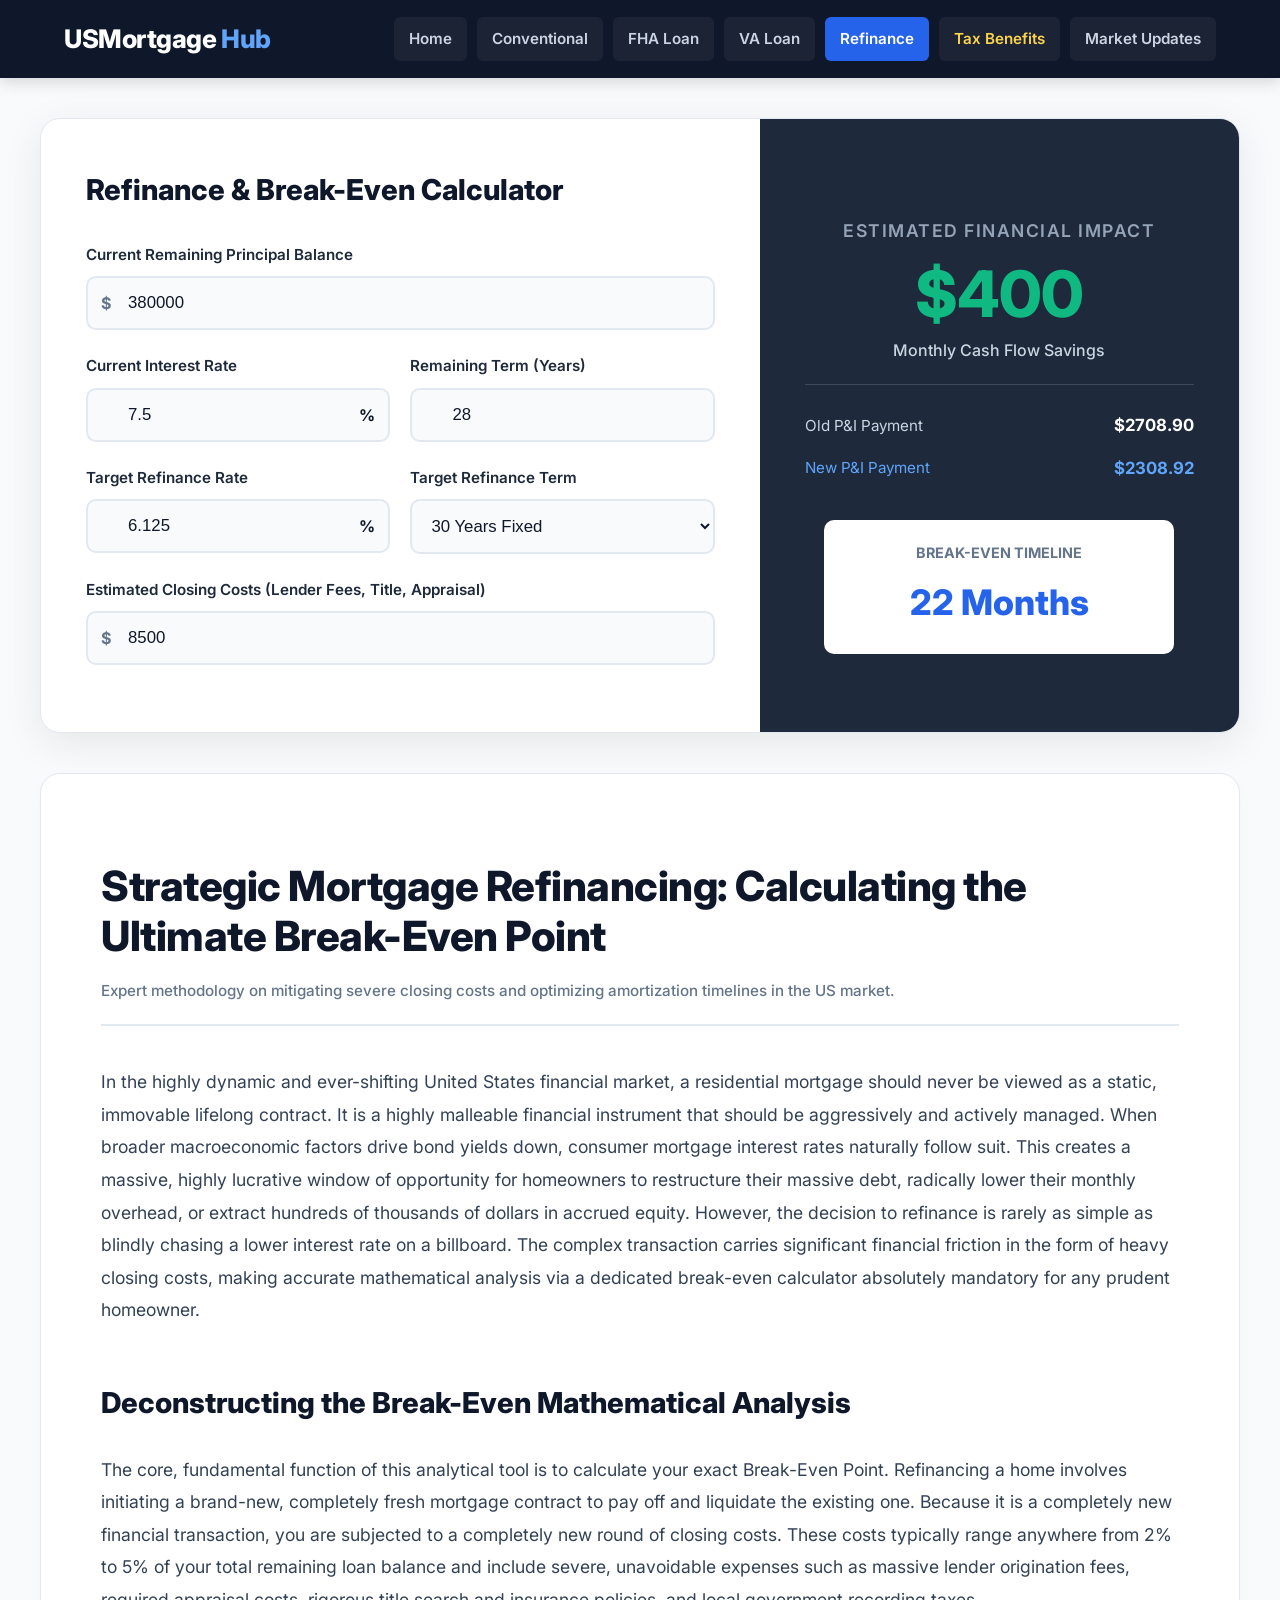
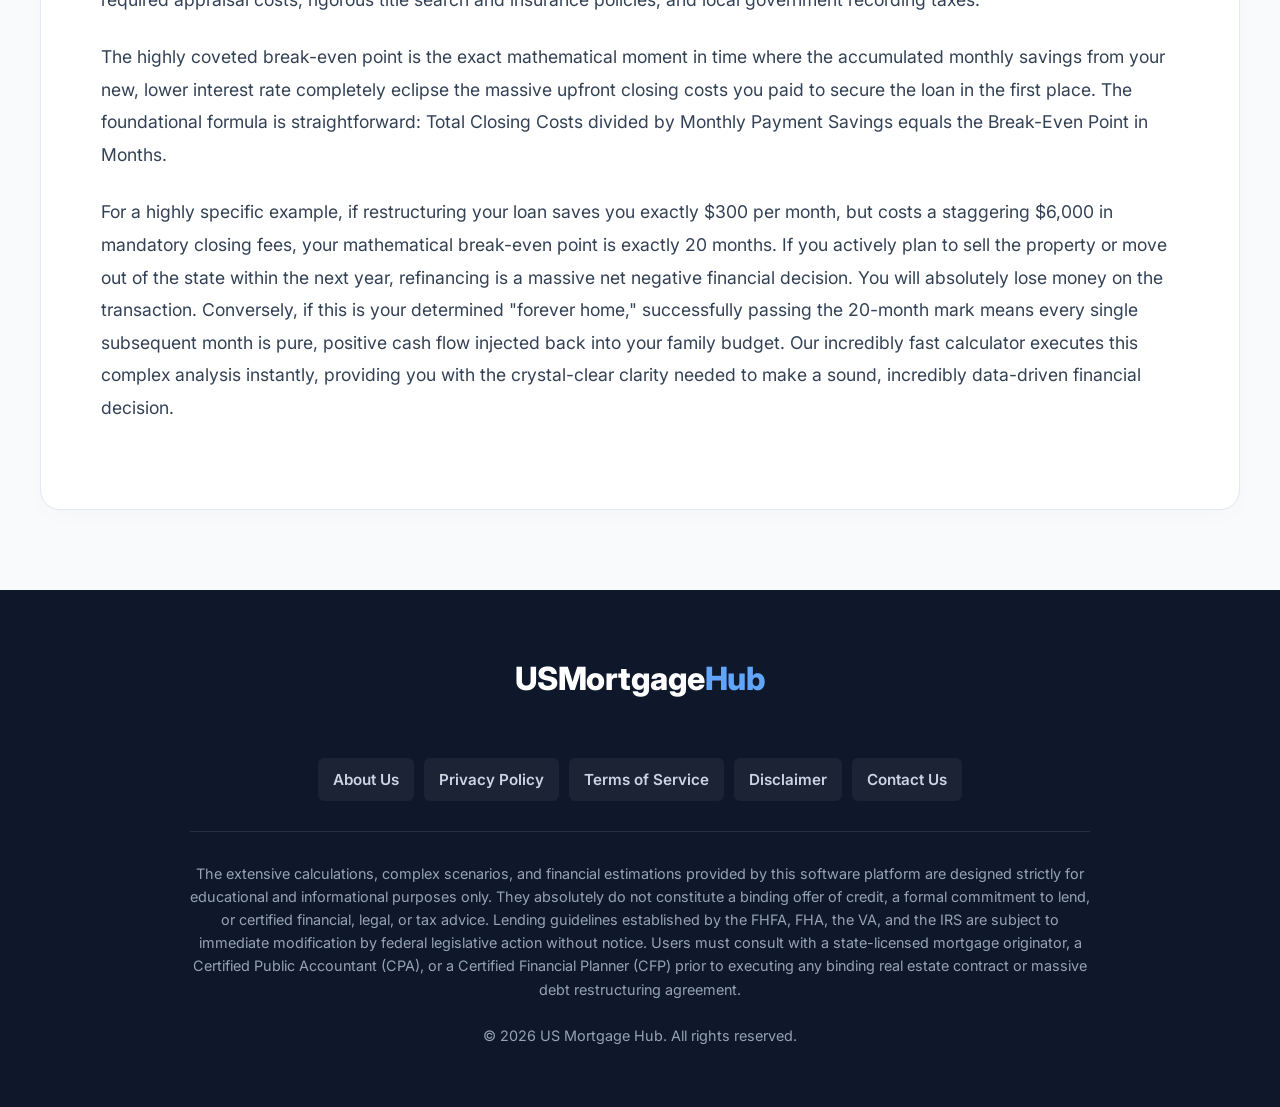
<file: mortgage-refinance-calculator.html>
<!DOCTYPE html>
<html lang="en">
<head>
    <meta charset="UTF-8"/>
    <meta content="width=device-width, initial-scale=1.0" name="viewport"/>
    <title>Mortgage Refinance Calculator | US Mortgage Hub</title>
    <meta content="Calculate your mortgage refinance break-even point. Find exactly when your monthly savings will eclipse your closing costs." name="description"/>
    <link rel="stylesheet" href="style.css"/>
</head>
<body>
    <nav>
        <a class="logo" href="index.html">USMortgage<span>Hub</span></a>
        <div class="nav-links">
            <a href="index.html">Home</a>
            <a href="conventional-mortgage-calculator.html">Conventional</a>
            <a href="fha-loan-calculator.html">FHA Loan</a>
            <a href="va-loan-calculator.html">VA Loan</a>
            <a class="active-nav" href="mortgage-refinance-calculator.html">Refinance</a>
            <a href="mortgage-tax-deduction.html" style="color: #fcd34d;">Tax Benefits</a>
            <a href="market-updates.html">Market Updates</a>
        </div>
    </nav>

    <div class="wrapper">
        <div class="calc-card">
            <div class="calc-inputs">
                <h2>Refinance &amp; Break-Even Calculator</h2>
                
                <div class="input-group">
                    <label>Current Remaining Principal Balance</label>
                    <div class="input-wrapper">
                        <span class="input-icon">$</span>
                        <input id="ref_balance" oninput="calculateRefinance()" type="number" value="380000"/>
                    </div>
                </div>
                
                <div style="display:grid; grid-template-columns: 1fr 1fr; gap:20px;">
                    <div class="input-group">
                        <label>Current Interest Rate</label>
                        <div class="input-wrapper">
                            <input id="ref_oldRate" oninput="calculateRefinance()" step="0.01" type="number" value="7.5"/>
                            <span class="input-icon" style="left:auto; right:15px; color: var(--primary);">%</span>
                        </div>
                    </div>
                    <div class="input-group">
                        <label>Remaining Term (Years)</label>
                        <input id="ref_oldTerm" oninput="calculateRefinance()" type="number" value="28"/>
                    </div>
                </div>
                
                <div style="display:grid; grid-template-columns: 1fr 1fr; gap:20px;">
                    <div class="input-group">
                        <label>Target Refinance Rate</label>
                        <div class="input-wrapper">
                            <input id="ref_newRate" oninput="calculateRefinance()" step="0.01" type="number" value="6.125"/>
                            <span class="input-icon" style="left:auto; right:15px; color: var(--primary);">%</span>
                        </div>
                    </div>
                    <div class="input-group">
                        <label>Target Refinance Term</label>
                        <select id="ref_newTerm" onchange="calculateRefinance()">
                            <option value="30">30 Years Fixed</option>
                            <option value="20">20 Years Fixed</option>
                            <option value="15">15 Years Fixed</option>
                        </select>
                    </div>
                </div>

                <div class="input-group">
                    <label>Estimated Closing Costs (Lender Fees, Title, Appraisal)</label>
                    <div class="input-wrapper">
                        <span class="input-icon">$</span>
                        <input id="ref_closingCosts" oninput="calculateRefinance()" type="number" value="8500"/>
                    </div>
                </div>
            </div>
            
            <div class="calc-results" style="background: #1e293b;">
                <h3>Estimated Financial Impact</h3>
                <div class="result-value" id="ref_savings" style="color:#10b981;">$000</div>
                <p style="margin-top: -20px; margin-bottom: 20px; color: #cbd5e1; font-weight: 500;">Monthly Cash Flow Savings</p>
                
                <div class="result-breakdown">
                    <div class="breakdown-item">
                        <span>Old P&amp;I Payment</span>
                        <span class="b-val" id="ref_oldPayment">$0,000</span>
                    </div>
                    <div class="breakdown-item" style="color: #60a5fa; border-bottom: none;">
                        <span>New P&amp;I Payment</span>
                        <span class="b-val" id="ref_newPayment" style="color: #60a5fa;">$0,000</span>
                    </div>
                </div>
                
                <div id="ref_breakEvenRow" style="background: white; color: var(--primary); padding: 20px; border-radius: 10px; margin-top: 25px; width: 100%; max-width: 350px; box-sizing: border-box;">
                    <div style="font-size: 0.9rem; font-weight: 700; text-transform: uppercase; color: #64748b; margin-bottom: 5px;">Break-Even Timeline</div>
                    <div style="font-size: 2.2rem; font-weight: 800; color: var(--accent);"><span id="ref_breakEvenMonths">0</span> Months</div>
                </div>
            </div>
        </div>

        <div class="seo-article">
            <div class="article-header">
                <h1>Strategic Mortgage Refinancing: Calculating the Ultimate Break-Even Point</h1>
                <div class="author-meta">Expert methodology on mitigating severe closing costs and optimizing amortization timelines in the US market.</div>
            </div>

            <p>In the highly dynamic and ever-shifting United States financial market, a residential mortgage should never be viewed as a static, immovable lifelong contract. It is a highly malleable financial instrument that should be aggressively and actively managed. When broader macroeconomic factors drive bond yields down, consumer mortgage interest rates naturally follow suit. This creates a massive, highly lucrative window of opportunity for homeowners to restructure their massive debt, radically lower their monthly overhead, or extract hundreds of thousands of dollars in accrued equity. However, the decision to refinance is rarely as simple as blindly chasing a lower interest rate on a billboard. The complex transaction carries significant financial friction in the form of heavy closing costs, making accurate mathematical analysis via a dedicated break-even calculator absolutely mandatory for any prudent homeowner.</p>

            <h2>Deconstructing the Break-Even Mathematical Analysis</h2>
            <p>The core, fundamental function of this analytical tool is to calculate your exact Break-Even Point. Refinancing a home involves initiating a brand-new, completely fresh mortgage contract to pay off and liquidate the existing one. Because it is a completely new financial transaction, you are subjected to a completely new round of closing costs. These costs typically range anywhere from 2% to 5% of your total remaining loan balance and include severe, unavoidable expenses such as massive lender origination fees, required appraisal costs, rigorous title search and insurance policies, and local government recording taxes.</p>
            
            <p>The highly coveted break-even point is the exact mathematical moment in time where the accumulated monthly savings from your new, lower interest rate completely eclipse the massive upfront closing costs you paid to secure the loan in the first place. The foundational formula is straightforward: Total Closing Costs divided by Monthly Payment Savings equals the Break-Even Point in Months.</p>
            
            <p>For a highly specific example, if restructuring your loan saves you exactly $300 per month, but costs a staggering $6,000 in mandatory closing fees, your mathematical break-even point is exactly 20 months. If you actively plan to sell the property or move out of the state within the next year, refinancing is a massive net negative financial decision. You will absolutely lose money on the transaction. Conversely, if this is your determined "forever home," successfully passing the 20-month mark means every single subsequent month is pure, positive cash flow injected back into your family budget. Our incredibly fast calculator executes this complex analysis instantly, providing you with the crystal-clear clarity needed to make a sound, incredibly data-driven financial decision.</p>
        </div>
    </div>

    <footer>
        <a class="footer-logo" href="index.html">USMortgage<span>Hub</span></a>
        <div class="nav-links" style="justify-content: center; margin: 30px 0;">
            <a href="about-us.html">About Us</a>
            <a href="privacy-policy.html">Privacy Policy</a>
            <a href="terms.html">Terms of Service</a>
            <a href="disclaimer.html">Disclaimer</a>
            <a href="contact-us.html">Contact Us</a>
        </div>
        <div class="legal-text">
            The extensive calculations, complex scenarios, and financial estimations provided by this software platform are designed strictly for educational and informational purposes only. They absolutely do not constitute a binding offer of credit, a formal commitment to lend, or certified financial, legal, or tax advice. Lending guidelines established by the FHFA, FHA, the VA, and the IRS are subject to immediate modification by federal legislative action without notice. Users must consult with a state-licensed mortgage originator, a Certified Public Accountant (CPA), or a Certified Financial Planner (CFP) prior to executing any binding real estate contract or massive debt restructuring agreement.
            <br/><br/>
            &copy; 2026 US Mortgage Hub. All rights reserved.
        </div>
    </footer>

    <script>
        function calculatePI(P, r_annual, n_years) {
            if (P <= 0 || r_annual <= 0 || n_years <= 0) return 0;
            let r = (r_annual / 100) / 12, n = n_years * 12;
            return P * (r * Math.pow(1 + r, n)) / (Math.pow(1 + r, n) - 1);
        }
        function calculateRefinance() {
            let balance = parseFloat(document.getElementById('ref_balance').value) || 0;
            let oldRate = parseFloat(document.getElementById('ref_oldRate').value) || 0;
            let oldTerm = parseFloat(document.getElementById('ref_oldTerm').value) || 0;
            let newRate = parseFloat(document.getElementById('ref_newRate').value) || 0;
            let newTerm = parseInt(document.getElementById('ref_newTerm').value) || 30;
            let closingCosts = parseFloat(document.getElementById('ref_closingCosts').value) || 0;
            let oldPayment = calculatePI(balance, oldRate, oldTerm);
            let newPayment = calculatePI(balance, newRate, newTerm);
            let monthlySavings = oldPayment - newPayment;
            if (monthlySavings > 0) {
                let breakEvenMonths = Math.ceil(closingCosts / monthlySavings);
                document.getElementById('ref_savings').style.color = '#10b981';
                document.getElementById('ref_savings').innerText = "$" + monthlySavings.toLocaleString('en-US', { maximumFractionDigits: 0 });
                document.getElementById('ref_breakEvenMonths').innerText = breakEvenMonths;
                document.getElementById('ref_breakEvenRow').style.display = 'block';
            } else {
                document.getElementById('ref_savings').style.color = '#ef4444';
                document.getElementById('ref_savings').innerText = "-$" + Math.abs(monthlySavings).toLocaleString('en-US', { maximumFractionDigits: 0 });
                document.getElementById('ref_breakEvenMonths').innerText = "N/A";
            }
            document.getElementById('ref_oldPayment').innerText = "$" + oldPayment.toFixed(2);
            document.getElementById('ref_newPayment').innerText = "$" + newPayment.toFixed(2);
        }
        calculateRefinance();
    </script>
</body>
</html>
</file>
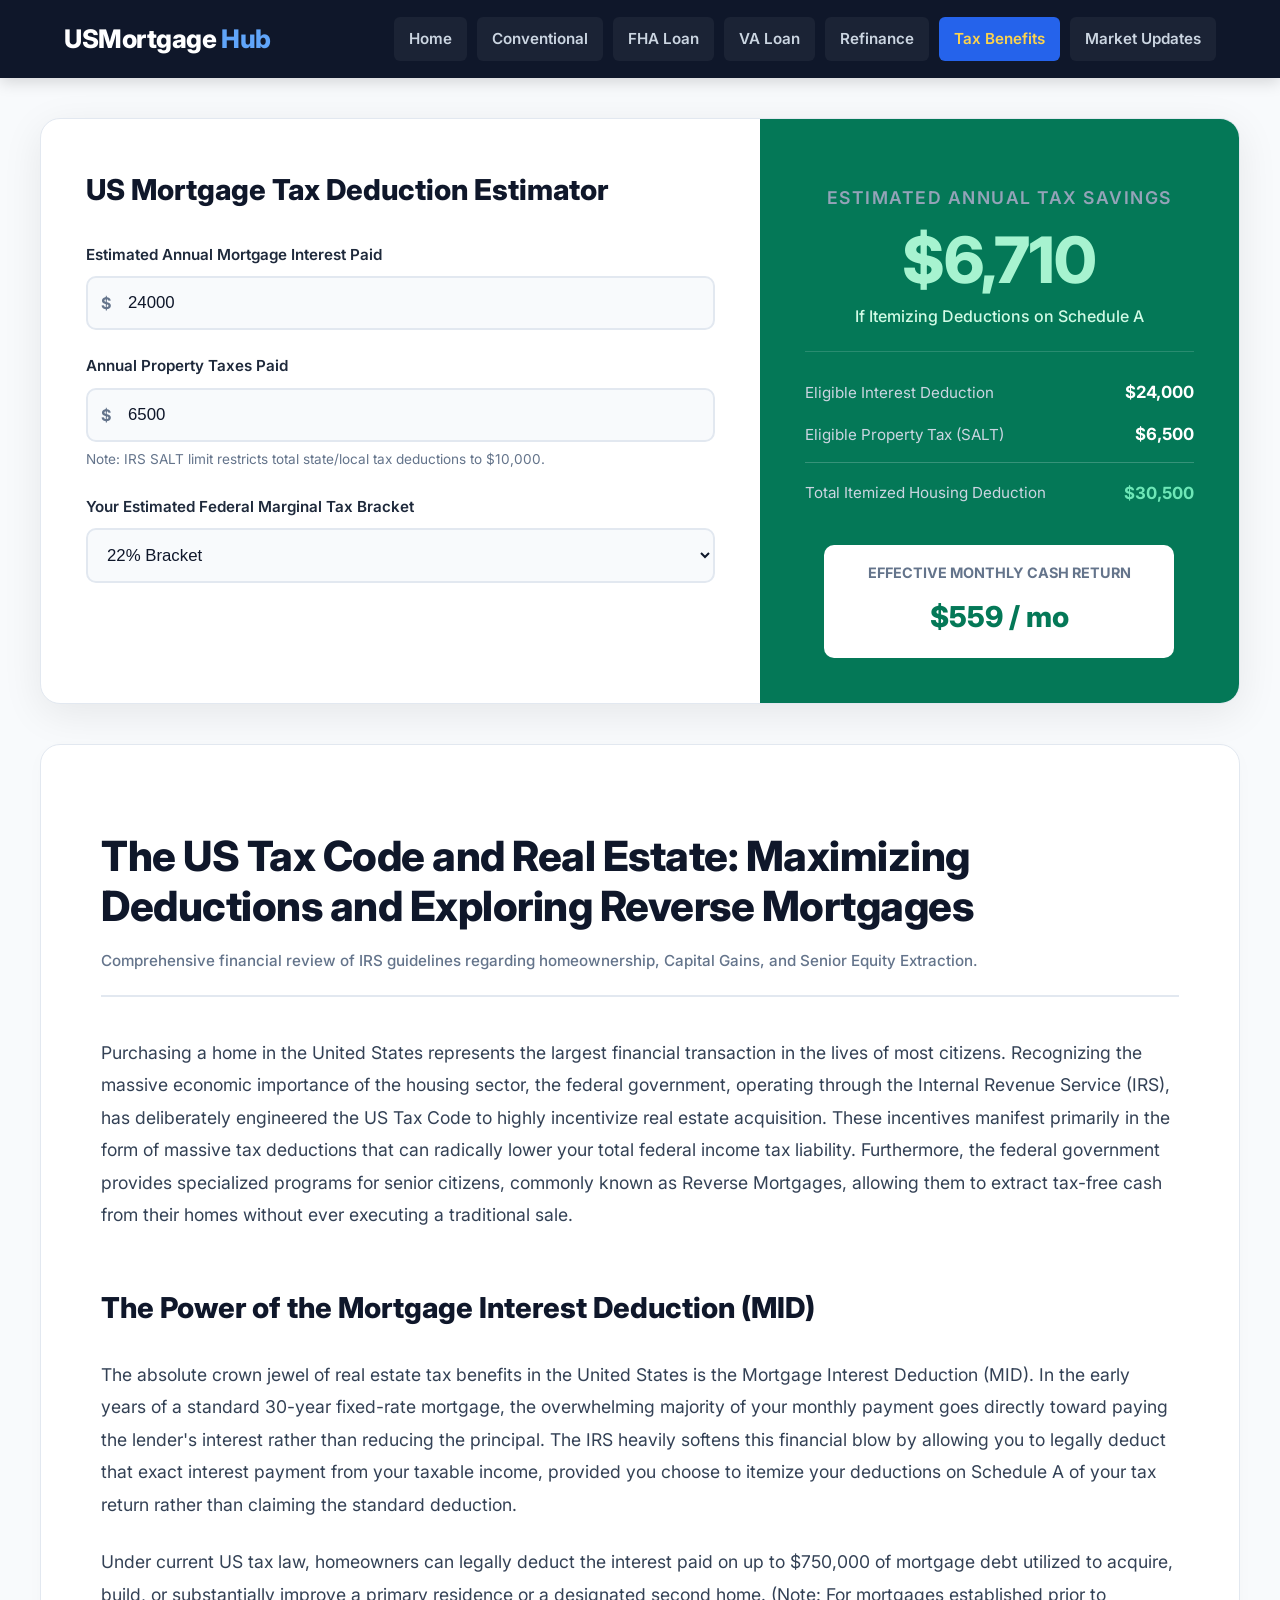
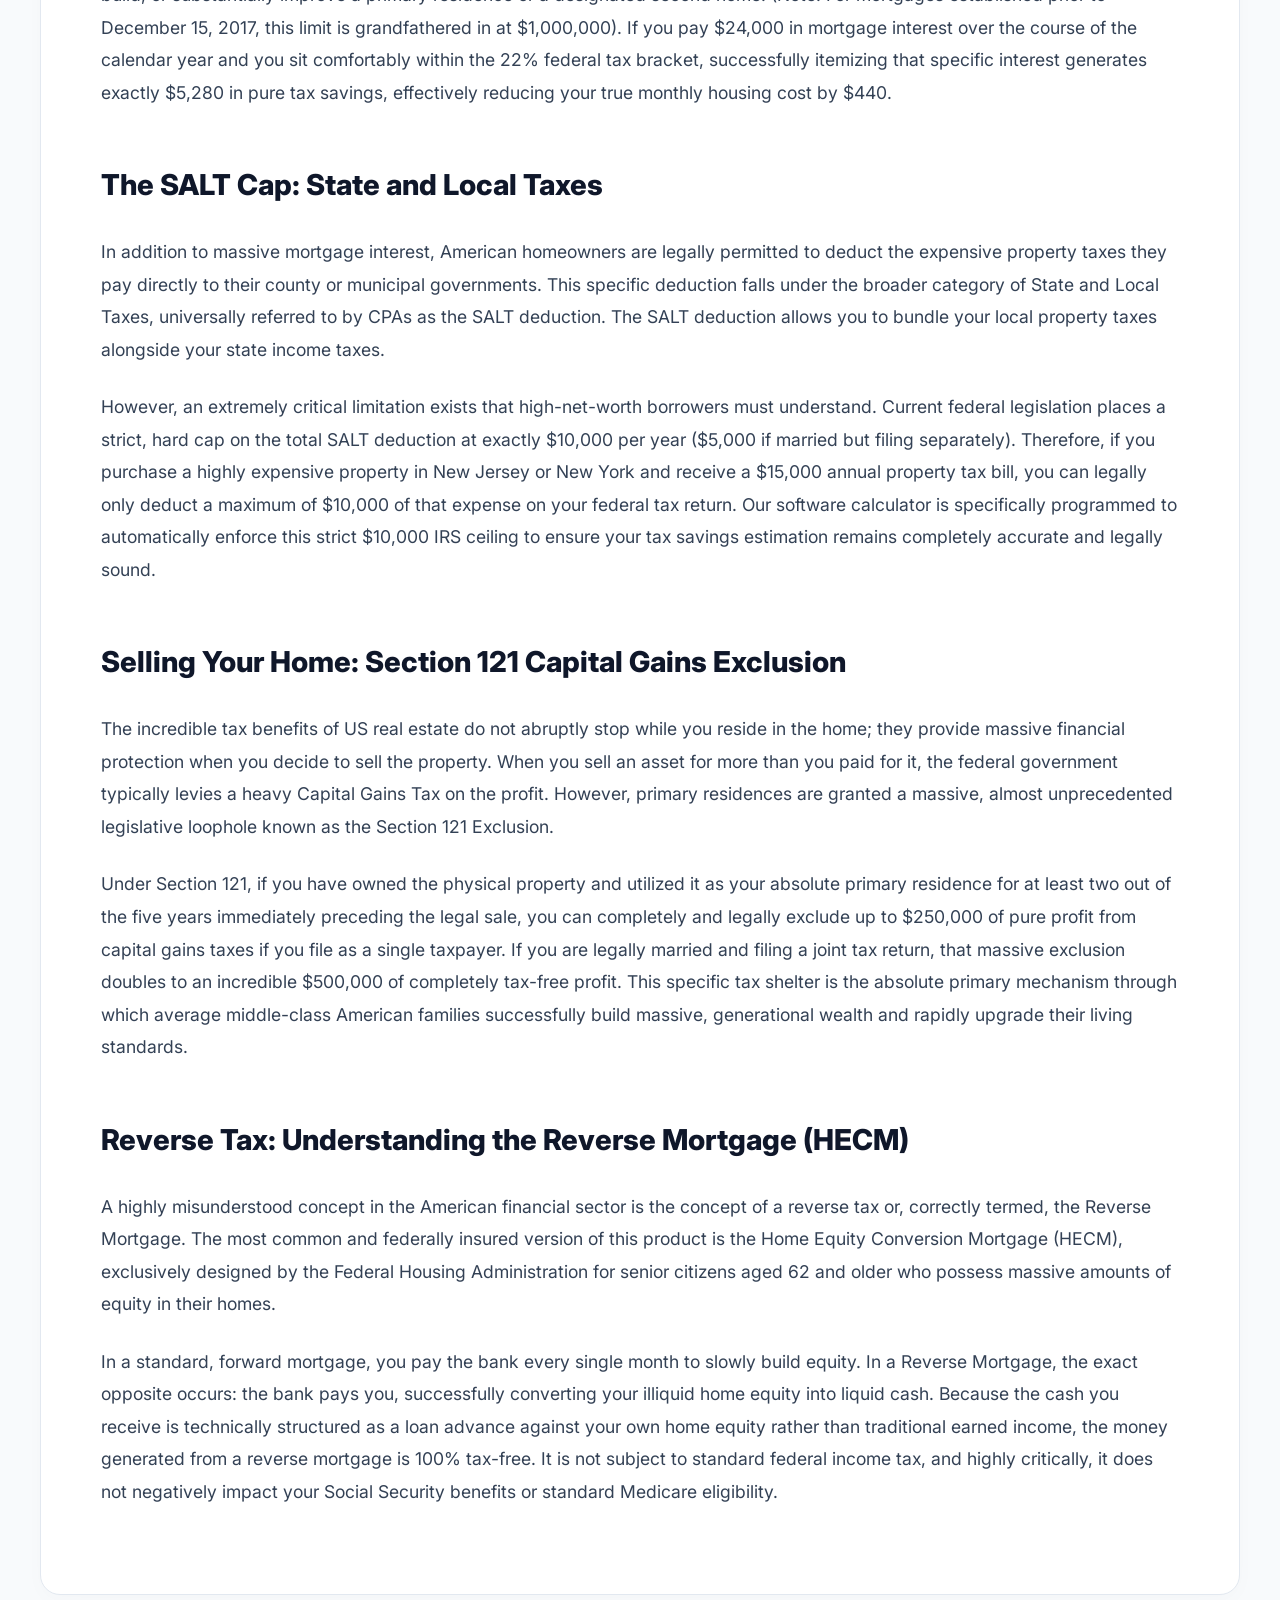
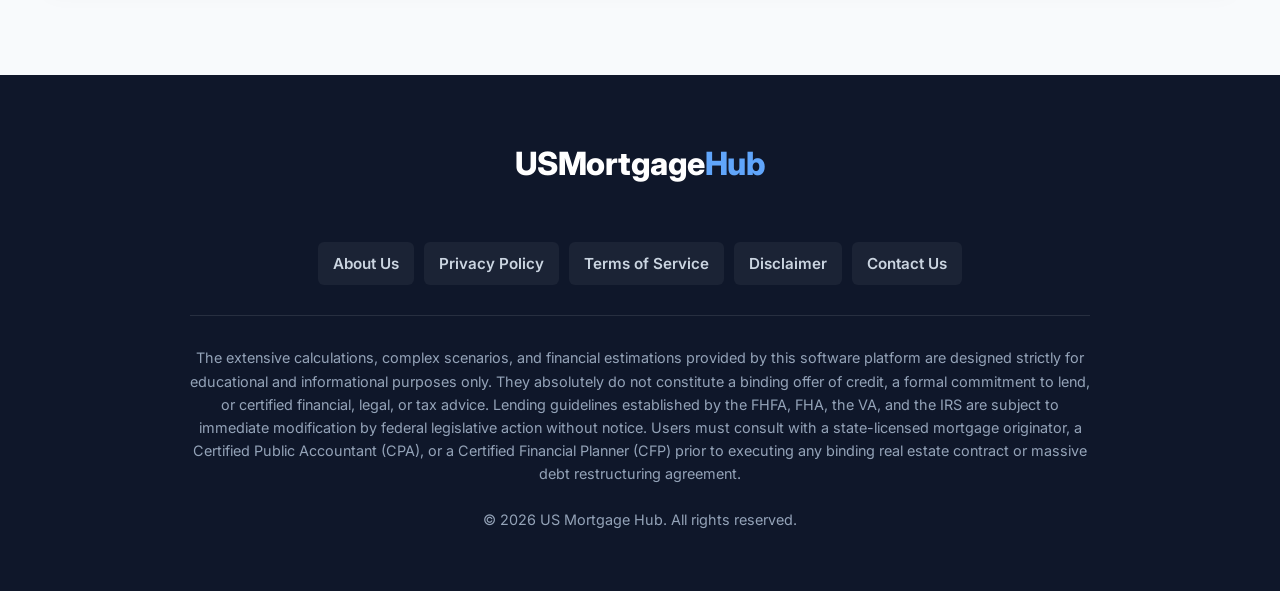
<file: mortgage-tax-deduction.html>
<!DOCTYPE html>
<html lang="en">
<head>
    <meta charset="UTF-8"/>
    <meta content="width=device-width, initial-scale=1.0" name="viewport"/>
    <title>Mortgage Tax Deduction Calculator | US Mortgage Hub</title>
    <meta content="Calculate your IRS Schedule A mortgage interest deduction and SALT cap savings. Estimate your true annual federal tax benefit from homeownership." name="description"/>
    <link rel="stylesheet" href="style.css"/>
</head>
<body>
    <nav>
        <a class="logo" href="index.html">USMortgage<span>Hub</span></a>
        <div class="nav-links">
            <a href="index.html">Home</a>
            <a href="conventional-mortgage-calculator.html">Conventional</a>
            <a href="fha-loan-calculator.html">FHA Loan</a>
            <a href="va-loan-calculator.html">VA Loan</a>
            <a href="mortgage-refinance-calculator.html">Refinance</a>
            <a class="active-nav" href="mortgage-tax-deduction.html" style="color: #fcd34d;">Tax Benefits</a>
            <a href="market-updates.html">Market Updates</a>
        </div>
    </nav>

    <div class="wrapper">
        <div class="calc-card">
            <div class="calc-inputs">
                <h2>US Mortgage Tax Deduction Estimator</h2>
                
                <div class="input-group">
                    <label>Estimated Annual Mortgage Interest Paid</label>
                    <div class="input-wrapper">
                        <span class="input-icon">$</span>
                        <input id="tax_annualInterest" oninput="calculateTax()" type="number" value="24000"/>
                    </div>
                </div>
                
                <div class="input-group">
                    <label>Annual Property Taxes Paid</label>
                    <div class="input-wrapper">
                        <span class="input-icon">$</span>
                        <input id="tax_annualPropertyTax" oninput="calculateTax()" type="number" value="6500"/>
                    </div>
                    <div style="font-size: 0.85rem; color: #64748b; margin-top: 5px;">Note: IRS SALT limit restricts total state/local tax deductions to $10,000.</div>
                </div>
                
                <div class="input-group">
                    <label>Your Estimated Federal Marginal Tax Bracket</label>
                    <select id="tax_marginalRate" onchange="calculateTax()">
                        <option value="0.10">10% Bracket</option>
                        <option value="0.12">12% Bracket</option>
                        <option selected value="0.22">22% Bracket</option>
                        <option value="0.24">24% Bracket</option>
                        <option value="0.32">32% Bracket</option>
                        <option value="0.35">35% Bracket</option>
                        <option value="0.37">37% Bracket (Top Earner)</option>
                    </select>
                </div>
            </div>
            
            <div class="calc-results" style="background: #047857;">
                <h3>Estimated Annual Tax Savings</h3>
                <div class="result-value" id="tax_annualSavings" style="color:#a7f3d0;">$0,000</div>
                <p style="margin-top: -20px; margin-bottom: 20px; color: #d1fae5; font-weight: 500;">If Itemizing Deductions on Schedule A</p>
                
                <div class="result-breakdown">
                    <div class="breakdown-item">
                        <span>Eligible Interest Deduction</span>
                        <span class="b-val" id="tax_eligibleInterest">$0</span>
                    </div>
                    <div class="breakdown-item">
                        <span>Eligible Property Tax (SALT)</span>
                        <span class="b-val" id="tax_eligibleSALT">$0</span>
                    </div>
                    <div class="breakdown-item" style="border-top: 1px solid rgba(255,255,255,0.2); padding-top: 15px; border-bottom: none;">
                        <span>Total Itemized Housing Deduction</span>
                        <span class="b-val" id="tax_totalDeduction" style="color: #6ee7b7;">$0</span>
                    </div>
                </div>
                
                <div style="background: white; color: var(--primary); padding: 15px; border-radius: 10px; margin-top: 25px; width: 100%; max-width: 350px; box-sizing: border-box;">
                    <div style="font-size: 0.9rem; font-weight: 700; text-transform: uppercase; color: #64748b; margin-bottom: 5px;">Effective Monthly Cash Return</div>
                    <div style="font-size: 1.8rem; font-weight: 800; color: #047857;"><span id="tax_monthlySavings">$0</span> / mo</div>
                </div>
            </div>
        </div>

        <div class="seo-article">
            <div class="article-header">
                <h1>The US Tax Code and Real Estate: Maximizing Deductions and Exploring Reverse Mortgages</h1>
                <div class="author-meta">Comprehensive financial review of IRS guidelines regarding homeownership, Capital Gains, and Senior Equity Extraction.</div>
            </div>

            <p>Purchasing a home in the United States represents the largest financial transaction in the lives of most citizens. Recognizing the massive economic importance of the housing sector, the federal government, operating through the Internal Revenue Service (IRS), has deliberately engineered the US Tax Code to highly incentivize real estate acquisition. These incentives manifest primarily in the form of massive tax deductions that can radically lower your total federal income tax liability. Furthermore, the federal government provides specialized programs for senior citizens, commonly known as Reverse Mortgages, allowing them to extract tax-free cash from their homes without ever executing a traditional sale.</p>

            <h2>The Power of the Mortgage Interest Deduction (MID)</h2>
            <p>The absolute crown jewel of real estate tax benefits in the United States is the Mortgage Interest Deduction (MID). In the early years of a standard 30-year fixed-rate mortgage, the overwhelming majority of your monthly payment goes directly toward paying the lender's interest rather than reducing the principal. The IRS heavily softens this financial blow by allowing you to legally deduct that exact interest payment from your taxable income, provided you choose to itemize your deductions on Schedule A of your tax return rather than claiming the standard deduction.</p>
            
            <p>Under current US tax law, homeowners can legally deduct the interest paid on up to $750,000 of mortgage debt utilized to acquire, build, or substantially improve a primary residence or a designated second home. (Note: For mortgages established prior to December 15, 2017, this limit is grandfathered in at $1,000,000). If you pay $24,000 in mortgage interest over the course of the calendar year and you sit comfortably within the 22% federal tax bracket, successfully itemizing that specific interest generates exactly $5,280 in pure tax savings, effectively reducing your true monthly housing cost by $440.</p>

            <h2>The SALT Cap: State and Local Taxes</h2>
            <p>In addition to massive mortgage interest, American homeowners are legally permitted to deduct the expensive property taxes they pay directly to their county or municipal governments. This specific deduction falls under the broader category of State and Local Taxes, universally referred to by CPAs as the SALT deduction. The SALT deduction allows you to bundle your local property taxes alongside your state income taxes.</p>
            
            <p>However, an extremely critical limitation exists that high-net-worth borrowers must understand. Current federal legislation places a strict, hard cap on the total SALT deduction at exactly $10,000 per year ($5,000 if married but filing separately). Therefore, if you purchase a highly expensive property in New Jersey or New York and receive a $15,000 annual property tax bill, you can legally only deduct a maximum of $10,000 of that expense on your federal tax return. Our software calculator is specifically programmed to automatically enforce this strict $10,000 IRS ceiling to ensure your tax savings estimation remains completely accurate and legally sound.</p>

            <h2>Selling Your Home: Section 121 Capital Gains Exclusion</h2>
            <p>The incredible tax benefits of US real estate do not abruptly stop while you reside in the home; they provide massive financial protection when you decide to sell the property. When you sell an asset for more than you paid for it, the federal government typically levies a heavy Capital Gains Tax on the profit. However, primary residences are granted a massive, almost unprecedented legislative loophole known as the Section 121 Exclusion.</p>

            <p>Under Section 121, if you have owned the physical property and utilized it as your absolute primary residence for at least two out of the five years immediately preceding the legal sale, you can completely and legally exclude up to $250,000 of pure profit from capital gains taxes if you file as a single taxpayer. If you are legally married and filing a joint tax return, that massive exclusion doubles to an incredible $500,000 of completely tax-free profit. This specific tax shelter is the absolute primary mechanism through which average middle-class American families successfully build massive, generational wealth and rapidly upgrade their living standards.</p>

            <h2>Reverse Tax: Understanding the Reverse Mortgage (HECM)</h2>
            <p>A highly misunderstood concept in the American financial sector is the concept of a reverse tax or, correctly termed, the Reverse Mortgage. The most common and federally insured version of this product is the Home Equity Conversion Mortgage (HECM), exclusively designed by the Federal Housing Administration for senior citizens aged 62 and older who possess massive amounts of equity in their homes.</p>
            
            <p>In a standard, forward mortgage, you pay the bank every single month to slowly build equity. In a Reverse Mortgage, the exact opposite occurs: the bank pays you, successfully converting your illiquid home equity into liquid cash. Because the cash you receive is technically structured as a loan advance against your own home equity rather than traditional earned income, the money generated from a reverse mortgage is 100% tax-free. It is not subject to standard federal income tax, and highly critically, it does not negatively impact your Social Security benefits or standard Medicare eligibility.</p>
        </div>
    </div>

    <footer>
        <a class="footer-logo" href="index.html">USMortgage<span>Hub</span></a>
        <div class="nav-links" style="justify-content: center; margin: 30px 0;">
            <a href="about-us.html">About Us</a>
            <a href="privacy-policy.html">Privacy Policy</a>
            <a href="terms.html">Terms of Service</a>
            <a href="disclaimer.html">Disclaimer</a>
            <a href="contact-us.html">Contact Us</a>
        </div>
        <div class="legal-text">
            The extensive calculations, complex scenarios, and financial estimations provided by this software platform are designed strictly for educational and informational purposes only. They absolutely do not constitute a binding offer of credit, a formal commitment to lend, or certified financial, legal, or tax advice. Lending guidelines established by the FHFA, FHA, the VA, and the IRS are subject to immediate modification by federal legislative action without notice. Users must consult with a state-licensed mortgage originator, a Certified Public Accountant (CPA), or a Certified Financial Planner (CFP) prior to executing any binding real estate contract or massive debt restructuring agreement.
            <br/><br/>
            &copy; 2026 US Mortgage Hub. All rights reserved.
        </div>
    </footer>

    <script>
        function calculateTax() {
            let interest = parseFloat(document.getElementById('tax_annualInterest').value) || 0;
            let propertyTax = parseFloat(document.getElementById('tax_annualPropertyTax').value) || 0;
            let marginalRate = parseFloat(document.getElementById('tax_marginalRate').value) || 0.22;
            let eligibleSALT = Math.min(propertyTax, 10000);
            let totalDeduction = interest + eligibleSALT;
            let annualSavings = totalDeduction * marginalRate;
            let monthlySavings = annualSavings / 12;
            document.getElementById('tax_annualSavings').innerText = "$" + annualSavings.toLocaleString('en-US', { maximumFractionDigits: 0 });
            document.getElementById('tax_eligibleInterest').innerText = "$" + interest.toLocaleString('en-US', { maximumFractionDigits: 0 });
            document.getElementById('tax_eligibleSALT').innerText = "$" + eligibleSALT.toLocaleString('en-US', { maximumFractionDigits: 0 });
            document.getElementById('tax_totalDeduction').innerText = "$" + totalDeduction.toLocaleString('en-US', { maximumFractionDigits: 0 });
            document.getElementById('tax_monthlySavings').innerText = "$" + monthlySavings.toLocaleString('en-US', { maximumFractionDigits: 0 });
        }
        calculateTax();
    </script>
</body>
</html>
</file>
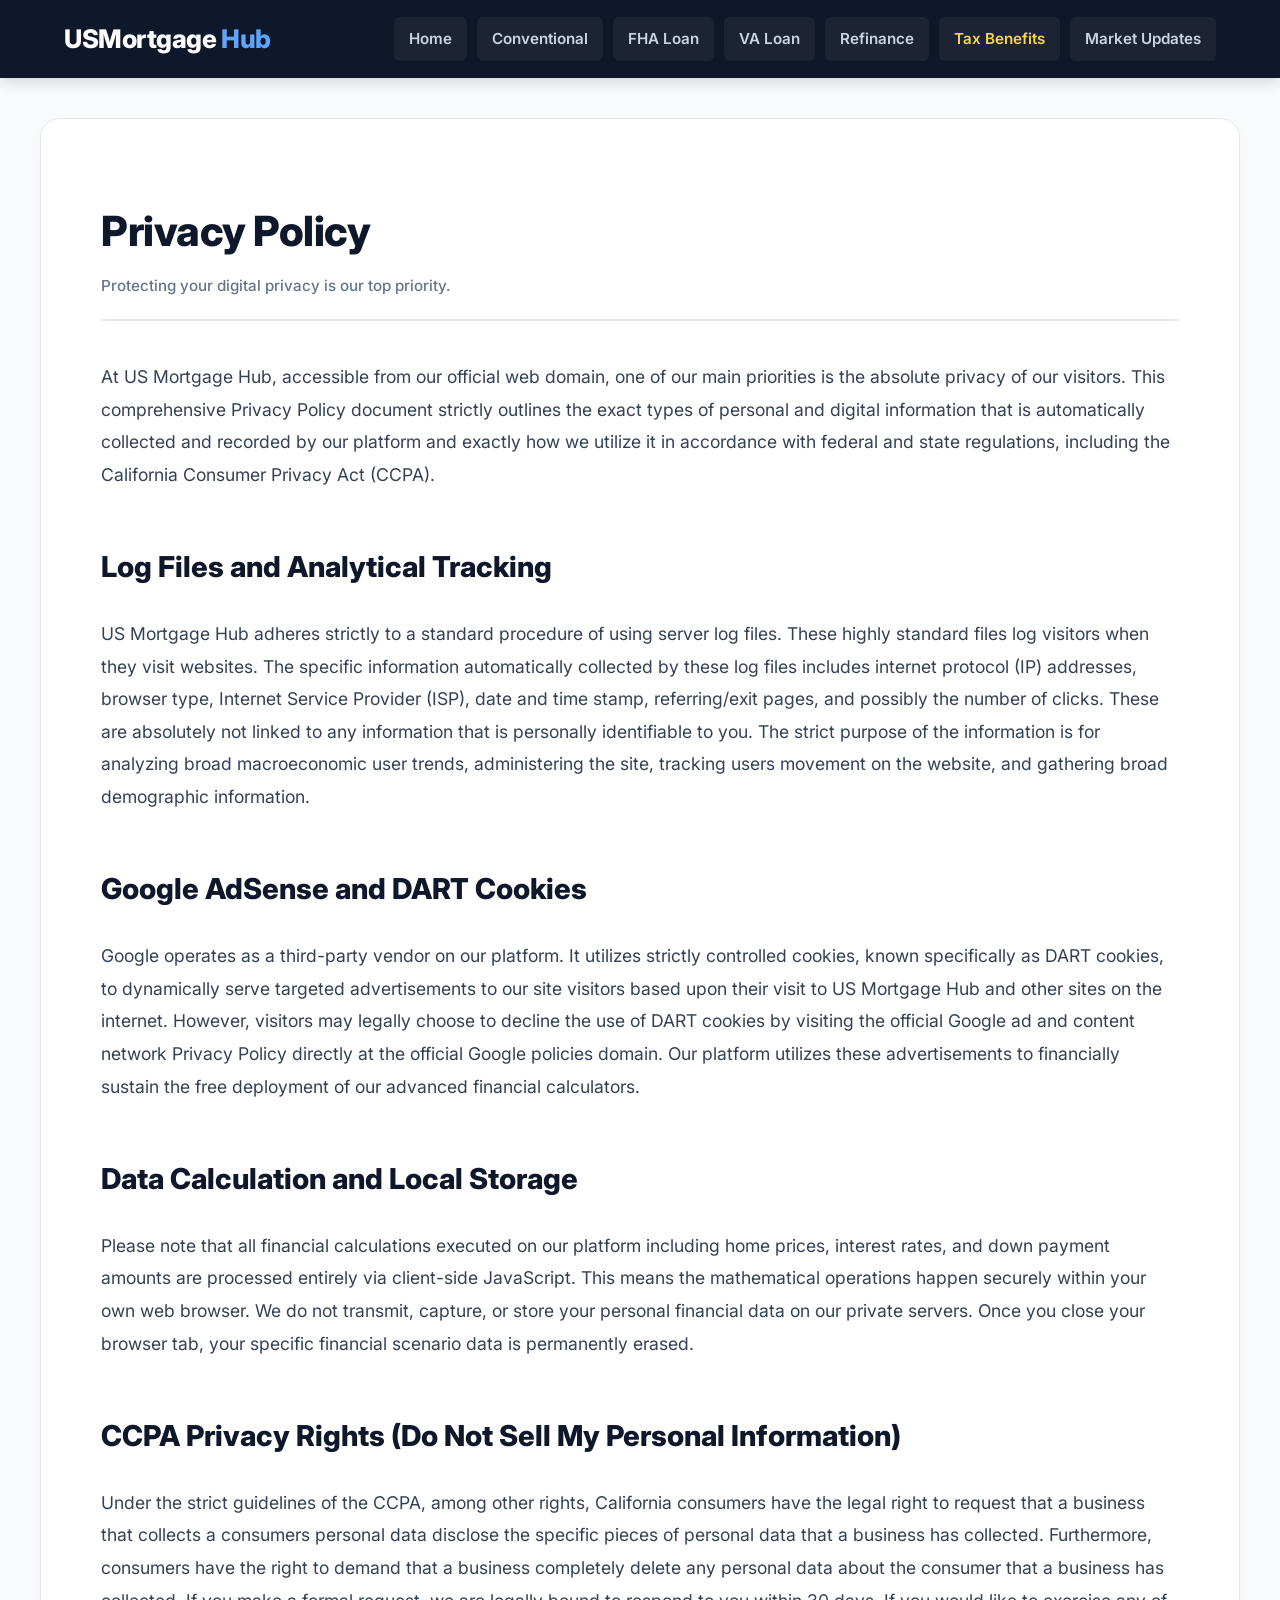
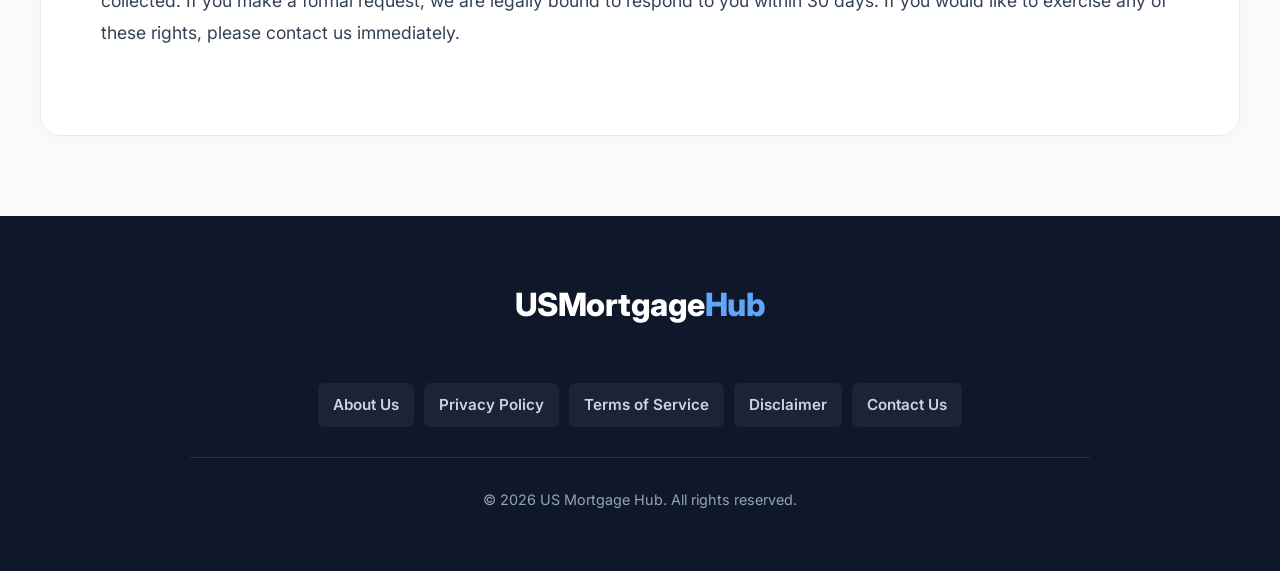
<file: privacy-policy.html>
<!DOCTYPE html>
<html lang="en">
<head>
    <meta charset="UTF-8"/>
    <meta content="width=device-width, initial-scale=1.0" name="viewport"/>
    <title>Privacy Policy | US Mortgage Hub</title>
    <link rel="stylesheet" href="style.css"/>
</head>
<body>
    <nav>
        <a class="logo" href="index.html">USMortgage<span>Hub</span></a>
        <div class="nav-links">
            <a href="index.html">Home</a>
            <a href="conventional-mortgage-calculator.html">Conventional</a>
            <a href="fha-loan-calculator.html">FHA Loan</a>
            <a href="va-loan-calculator.html">VA Loan</a>
            <a href="mortgage-refinance-calculator.html">Refinance</a>
            <a href="mortgage-tax-deduction.html" style="color: #fcd34d;">Tax Benefits</a>
            <a href="market-updates.html">Market Updates</a>
        </div>
    </nav>

    <div class="wrapper">
        <div class="seo-article" style="margin-top:0;">
            <div class="article-header">
                <h1>Privacy Policy</h1>
                <div class="author-meta">Protecting your digital privacy is our top priority.</div>
            </div>
            <p>At US Mortgage Hub, accessible from our official web domain, one of our main priorities is the absolute privacy of our visitors. This comprehensive Privacy Policy document strictly outlines the exact types of personal and digital information that is automatically collected and recorded by our platform and exactly how we utilize it in accordance with federal and state regulations, including the California Consumer Privacy Act (CCPA).</p>

            <h2>Log Files and Analytical Tracking</h2>
            <p>US Mortgage Hub adheres strictly to a standard procedure of using server log files. These highly standard files log visitors when they visit websites. The specific information automatically collected by these log files includes internet protocol (IP) addresses, browser type, Internet Service Provider (ISP), date and time stamp, referring/exit pages, and possibly the number of clicks. These are absolutely not linked to any information that is personally identifiable to you. The strict purpose of the information is for analyzing broad macroeconomic user trends, administering the site, tracking users movement on the website, and gathering broad demographic information.</p>

            <h2>Google AdSense and DART Cookies</h2>
            <p>Google operates as a third-party vendor on our platform. It utilizes strictly controlled cookies, known specifically as DART cookies, to dynamically serve targeted advertisements to our site visitors based upon their visit to US Mortgage Hub and other sites on the internet. However, visitors may legally choose to decline the use of DART cookies by visiting the official Google ad and content network Privacy Policy directly at the official Google policies domain. Our platform utilizes these advertisements to financially sustain the free deployment of our advanced financial calculators.</p>

            <h2>Data Calculation and Local Storage</h2>
            <p>Please note that all financial calculations executed on our platform including home prices, interest rates, and down payment amounts are processed entirely via client-side JavaScript. This means the mathematical operations happen securely within your own web browser. We do not transmit, capture, or store your personal financial data on our private servers. Once you close your browser tab, your specific financial scenario data is permanently erased.</p>
            
            <h2>CCPA Privacy Rights (Do Not Sell My Personal Information)</h2>
            <p>Under the strict guidelines of the CCPA, among other rights, California consumers have the legal right to request that a business that collects a consumers personal data disclose the specific pieces of personal data that a business has collected. Furthermore, consumers have the right to demand that a business completely delete any personal data about the consumer that a business has collected. If you make a formal request, we are legally bound to respond to you within 30 days. If you would like to exercise any of these rights, please contact us immediately.</p>
        </div>
    </div>

    <footer>
        <a class="footer-logo" href="index.html">USMortgage<span>Hub</span></a>
        <div class="nav-links" style="justify-content: center; margin: 30px 0;">
            <a href="about-us.html">About Us</a>
            <a href="privacy-policy.html">Privacy Policy</a>
            <a href="terms.html">Terms of Service</a>
            <a href="disclaimer.html">Disclaimer</a>
            <a href="contact-us.html">Contact Us</a>
        </div>
        <div class="legal-text">&copy; 2026 US Mortgage Hub. All rights reserved.</div>
    </footer>
</body>
</html>
</file>
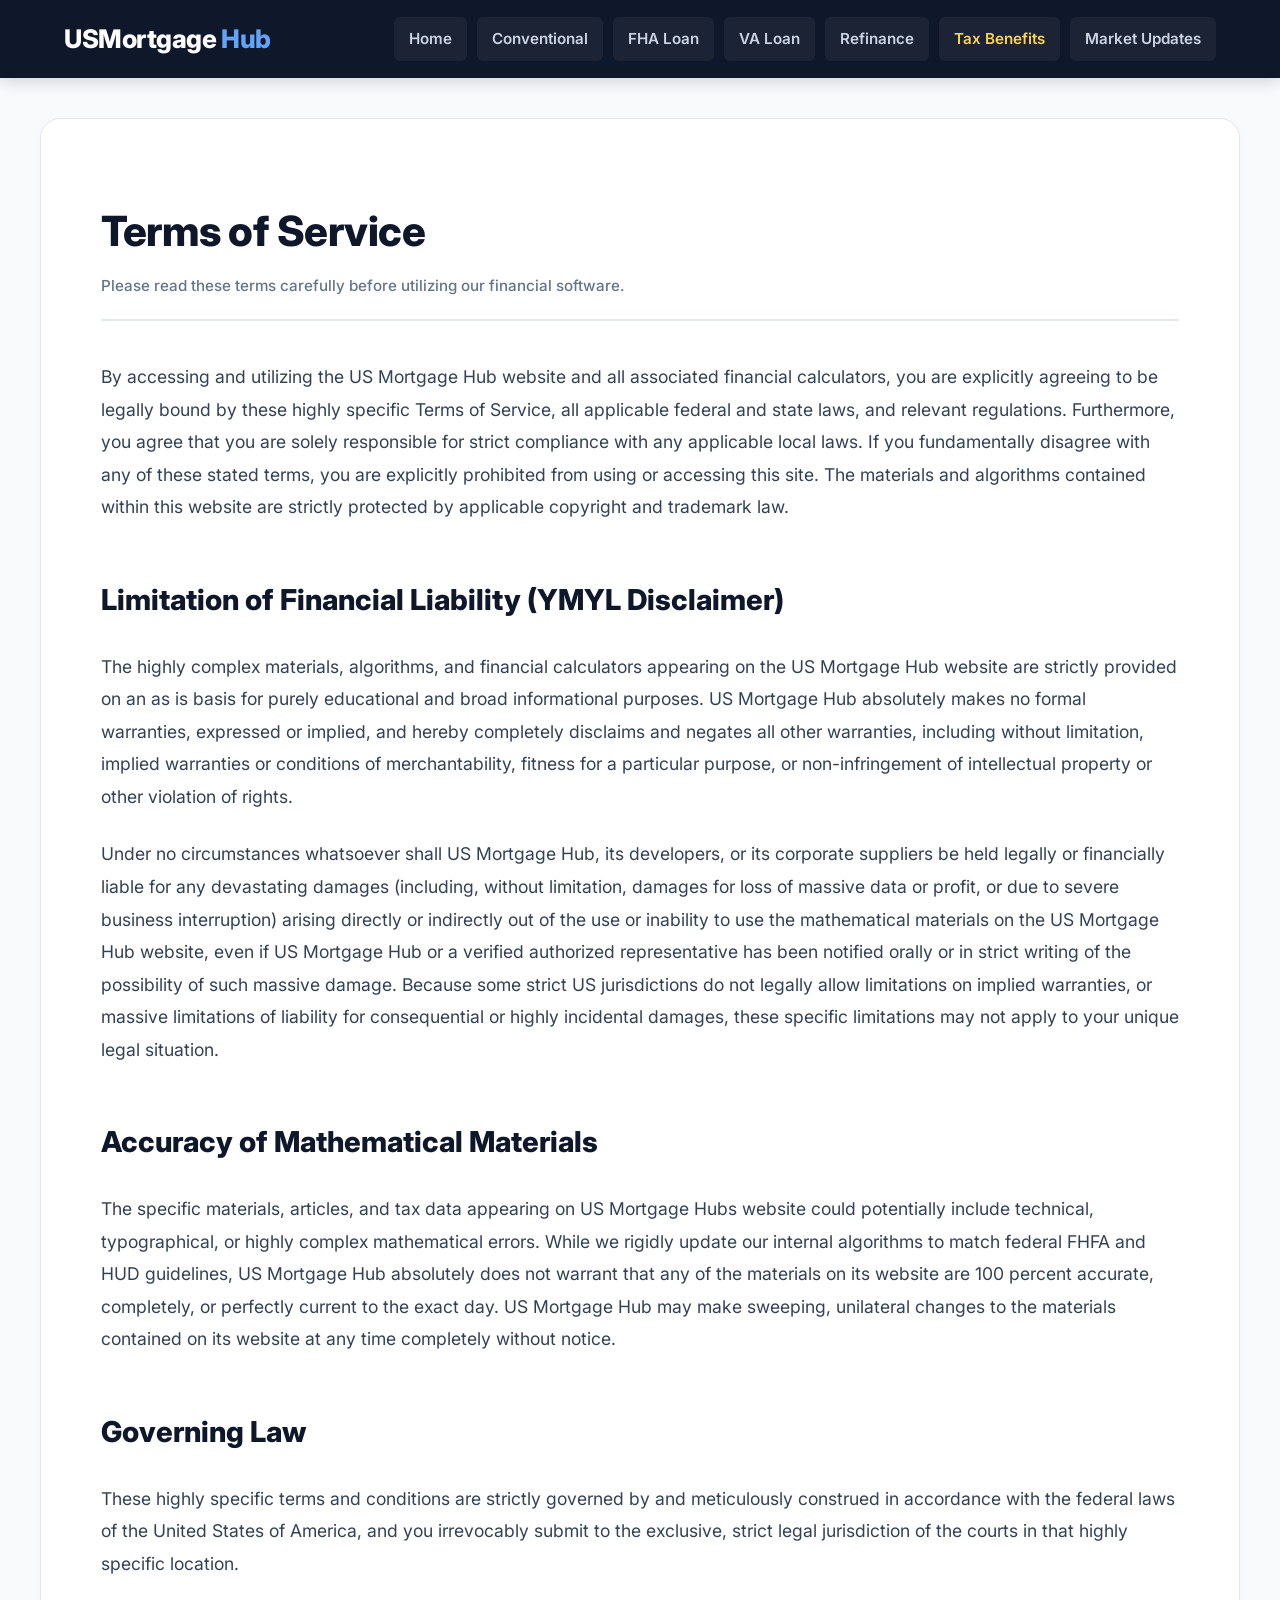
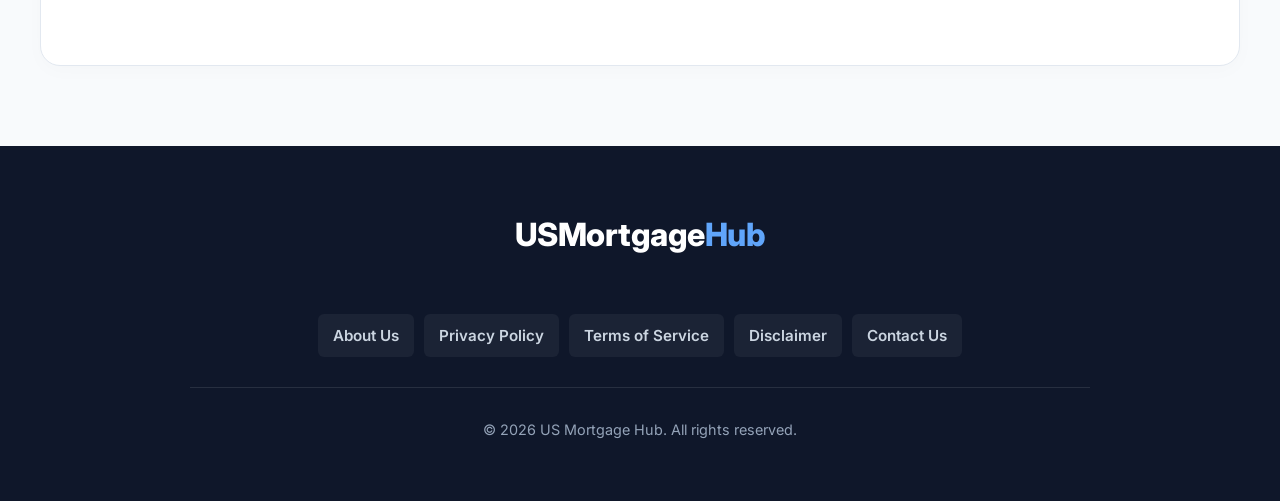
<file: terms.html>
<!DOCTYPE html>
<html lang="en">
<head>
    <meta charset="UTF-8"/>
    <meta content="width=device-width, initial-scale=1.0" name="viewport"/>
    <title>Terms of Service | US Mortgage Hub</title>
    <link rel="stylesheet" href="style.css"/>
</head>
<body>
    <nav>
        <a class="logo" href="index.html">USMortgage<span>Hub</span></a>
        <div class="nav-links">
            <a href="index.html">Home</a>
            <a href="conventional-mortgage-calculator.html">Conventional</a>
            <a href="fha-loan-calculator.html">FHA Loan</a>
            <a href="va-loan-calculator.html">VA Loan</a>
            <a href="mortgage-refinance-calculator.html">Refinance</a>
            <a href="mortgage-tax-deduction.html" style="color: #fcd34d;">Tax Benefits</a>
            <a href="market-updates.html">Market Updates</a>
        </div>
    </nav>

    <div class="wrapper">
        <div class="seo-article" style="margin-top:0;">
            <div class="article-header">
                <h1>Terms of Service</h1>
                <div class="author-meta">Please read these terms carefully before utilizing our financial software.</div>
            </div>
            <p>By accessing and utilizing the US Mortgage Hub website and all associated financial calculators, you are explicitly agreeing to be legally bound by these highly specific Terms of Service, all applicable federal and state laws, and relevant regulations. Furthermore, you agree that you are solely responsible for strict compliance with any applicable local laws. If you fundamentally disagree with any of these stated terms, you are explicitly prohibited from using or accessing this site. The materials and algorithms contained within this website are strictly protected by applicable copyright and trademark law.</p>

            <h2>Limitation of Financial Liability (YMYL Disclaimer)</h2>
            <p>The highly complex materials, algorithms, and financial calculators appearing on the US Mortgage Hub website are strictly provided on an as is basis for purely educational and broad informational purposes. US Mortgage Hub absolutely makes no formal warranties, expressed or implied, and hereby completely disclaims and negates all other warranties, including without limitation, implied warranties or conditions of merchantability, fitness for a particular purpose, or non-infringement of intellectual property or other violation of rights.</p>
            <p>Under no circumstances whatsoever shall US Mortgage Hub, its developers, or its corporate suppliers be held legally or financially liable for any devastating damages (including, without limitation, damages for loss of massive data or profit, or due to severe business interruption) arising directly or indirectly out of the use or inability to use the mathematical materials on the US Mortgage Hub website, even if US Mortgage Hub or a verified authorized representative has been notified orally or in strict writing of the possibility of such massive damage. Because some strict US jurisdictions do not legally allow limitations on implied warranties, or massive limitations of liability for consequential or highly incidental damages, these specific limitations may not apply to your unique legal situation.</p>

            <h2>Accuracy of Mathematical Materials</h2>
            <p>The specific materials, articles, and tax data appearing on US Mortgage Hubs website could potentially include technical, typographical, or highly complex mathematical errors. While we rigidly update our internal algorithms to match federal FHFA and HUD guidelines, US Mortgage Hub absolutely does not warrant that any of the materials on its website are 100 percent accurate, completely, or perfectly current to the exact day. US Mortgage Hub may make sweeping, unilateral changes to the materials contained on its website at any time completely without notice.</p>
            
            <h2>Governing Law</h2>
            <p>These highly specific terms and conditions are strictly governed by and meticulously construed in accordance with the federal laws of the United States of America, and you irrevocably submit to the exclusive, strict legal jurisdiction of the courts in that highly specific location.</p>
        </div>
    </div>

    <footer>
        <a class="footer-logo" href="index.html">USMortgage<span>Hub</span></a>
        <div class="nav-links" style="justify-content: center; margin: 30px 0;">
            <a href="about-us.html">About Us</a>
            <a href="privacy-policy.html">Privacy Policy</a>
            <a href="terms.html">Terms of Service</a>
            <a href="disclaimer.html">Disclaimer</a>
            <a href="contact-us.html">Contact Us</a>
        </div>
        <div class="legal-text">&copy; 2026 US Mortgage Hub. All rights reserved.</div>
    </footer>
</body>
</html>
</file>
<file: style.css>
@import url('https://fonts.googleapis.com/css2?family=Inter:wght@400;500;600;700;800&display=swap');

:root { --primary: #0f172a; --accent: #2563eb; --bg: #f8fafc; --text: #334155; --white: #ffffff; --border: #e2e8f0; --pi: #3b82f6; --tax: #10b981; --ins: #8b5cf6; --hoa: #f59e0b; --pmi: #ef4444; }
body { font-family: 'Inter', sans-serif; background-color: var(--bg); color: var(--text); margin: 0; padding: 0; line-height: 1.8; }

nav { background: var(--primary); color: white; padding: 1rem 5%; display: flex; justify-content: space-between; align-items: center; position: sticky; top: 0; z-index: 1000; box-shadow: 0 4px 15px rgba(0,0,0,0.15); flex-wrap: wrap; gap: 15px;}
.logo { font-size: 1.6rem; font-weight: 800; color: white; text-decoration: none; cursor: pointer; display: flex; align-items: center; gap: 5px; letter-spacing: -0.5px;}
.logo span { color: #60a5fa; }
.nav-links { display: flex; gap: 10px; flex-wrap: wrap; justify-content: center; }
.nav-links a { color: #cbd5e1; text-decoration: none; font-size: 0.95rem; font-weight: 600; cursor: pointer; padding: 8px 15px; border-radius: 6px; transition: 0.3s; background: rgba(255,255,255,0.05); }
.nav-links a:hover, .nav-links a.active-nav { background: var(--accent); color: white; }

.wrapper { max-width: 1200px; margin: 40px auto; padding: 0 20px; min-height: 80vh; }

.calc-card { background: var(--white); border-radius: 20px; box-shadow: 0 10px 40px rgba(0,0,0,0.08); display: grid; grid-template-columns: 1.2fr 0.8fr; overflow: hidden; border: 1px solid var(--border); margin-bottom: 20px; }
@media (max-width: 992px) { .calc-card { grid-template-columns: 1fr; } }

.calc-inputs { padding: 45px; }
.calc-inputs h2 { color: var(--primary); font-weight: 800; margin-top: 0; margin-bottom: 25px; font-size: 1.8rem;}

.state-predictor { background: #eff6ff; border: 1px solid #bfdbfe; padding: 20px; border-radius: 12px; margin-bottom: 30px; }
.state-predictor label { color: #1d4ed8; font-weight: 700; margin-bottom: 10px; display:block; }
.state-predictor select { border-color: #93c5fd; background-color: white; color: #1e3a8a; font-weight: 600; }

.calc-results { padding: 45px; background: var(--primary); color: white; display: flex; flex-direction: column; justify-content: center; align-items: center; text-align: center; }
.calc-results h3 { color: #94a3b8; font-size: 1.1rem; text-transform: uppercase; letter-spacing: 1.5px; margin-bottom: 15px; font-weight: 600;}

.input-group { margin-bottom: 22px; position: relative; }
label { display: block; font-weight: 600; color: #1e293b; margin-bottom: 8px; font-size: 0.95rem; }
.input-wrapper { position: relative; }
.input-icon { position: absolute; left: 15px; top: 50%; transform: translateY(-50%); color: #64748b; font-weight: 700; }

input[type="number"], select { width: 100%; padding: 15px 15px 15px 40px; border: 2px solid #e2e8f0; border-radius: 10px; font-size: 1.05rem; font-weight: 500; box-sizing: border-box; transition: all 0.3s ease; color: var(--primary); background-color: #f8fafc;}
select { padding-left: 15px; cursor: pointer; }
input:focus, select:focus { border-color: var(--accent); outline: none; background-color: white; box-shadow: 0 0 0 4px rgba(37, 99, 235, 0.1); }

.result-value { font-size: 4rem; font-weight: 800; color: #60a5fa; line-height: 1; margin-bottom: 30px; letter-spacing: -1px;}
@media (max-width: 576px) { .result-value { font-size: 3rem; } }

.result-breakdown { width: 100%; border-top: 1px solid rgba(255,255,255,0.15); padding-top: 25px; }
.breakdown-item { display: flex; justify-content: space-between; align-items: center; color: #cbd5e1; margin-bottom: 12px; font-size: 0.95rem; }
.breakdown-item span.b-val { color: white; font-weight: 700; font-size: 1.05rem;}

.dot { display: inline-block; width: 12px; height: 12px; border-radius: 50%; margin-right: 8px; vertical-align: middle;}
.dot-pi { background: var(--pi); } .dot-tax { background: var(--tax); } .dot-ins { background: var(--ins); } .dot-hoa { background: var(--hoa); } .dot-pmi { background: var(--pmi); }

.insight-box { background: rgba(255,255,255,0.05); border: 1px solid rgba(255,255,255,0.1); border-radius: 10px; padding: 20px; width: 100%; margin-top: 20px; text-align: left; box-sizing: border-box; }
.insight-box div { margin-bottom: 8px; font-size: 0.95rem; color: #94a3b8; display: flex; justify-content: space-between;}
.insight-box div span { font-weight: 700; color: white; }

.pmi-alert { background: rgba(239, 68, 68, 0.15); color: #fca5a5; padding: 15px 20px; border-radius: 8px; border-left: 4px solid #ef4444; margin-top: 25px; font-size: 0.9rem; font-weight: 500; display: none; text-align: left; line-height: 1.5;}

.premium-data-section { display: none; margin-bottom: 50px; }
.charts-grid { display: grid; grid-template-columns: 1fr 1fr; gap: 20px; margin-bottom: 20px; }
@media (max-width: 768px) { .charts-grid { grid-template-columns: 1fr; } }
.chart-container { background: white; padding: 25px; border-radius: 20px; border: 1px solid var(--border); box-shadow: 0 5px 20px rgba(0,0,0,0.03); }
.chart-container h4 { text-align: center; color: var(--primary); margin-top: 0; margin-bottom: 10px; font-size: 1.2rem; font-weight: 800; }

.amortization-wrapper { background: white; padding: 30px; border-radius: 20px; border: 1px solid var(--border); box-shadow: 0 5px 20px rgba(0,0,0,0.03); overflow-x: auto; }
.amortization-wrapper h4 { color: var(--primary); margin-top: 0; margin-bottom: 20px; font-size: 1.4rem; font-weight: 800; border-left: 5px solid var(--accent); padding-left: 15px;}
.amortization-table { width: 100%; border-collapse: collapse; text-align: right; min-width: 600px; }
.amortization-table th { background: #f8fafc; color: var(--primary); padding: 15px; font-weight: 700; border-bottom: 2px solid var(--border); }
.amortization-table th:first-child { text-align: left; }
.amortization-table td { padding: 15px; border-bottom: 1px solid #f1f5f9; color: #475569; font-size: 0.95rem; }
.amortization-table td:first-child { text-align: left; font-weight: 600; color: var(--primary); }
.amortization-table tr:hover { background: #eff6ff; }

.home-hero { text-align: center; padding: 60px 20px; background: white; border-radius: 20px; border: 1px solid var(--border); box-shadow: 0 5px 20px rgba(0,0,0,0.02); margin-bottom: 40px;}
.home-hero h1 { color: var(--primary); font-size: 3rem; font-weight: 800; margin-bottom: 15px; letter-spacing: -1px;}
.home-hero p { color: #64748b; font-size: 1.2rem; max-width: 800px; margin: 0 auto 40px auto; line-height: 1.6;}
.tools-grid { display: grid; grid-template-columns: repeat(auto-fit, minmax(280px, 1fr)); gap: 20px; text-align: left;}
.tool-card { background: #f8fafc; padding: 30px; border-radius: 15px; border: 1px solid #e2e8f0; cursor: pointer; transition: 0.3s; display: flex; flex-direction: column; justify-content: space-between;}
.tool-card:hover { transform: translateY(-5px); box-shadow: 0 10px 25px rgba(37, 99, 235, 0.1); border-color: #93c5fd;}
.tool-card h3 { color: var(--accent); margin-top: 0; font-size: 1.3rem; margin-bottom: 10px;}
.tool-card p { color: #475569; font-size: 0.95rem; margin: 0;}

.seo-article { background: white; padding: 60px; border-radius: 20px; border: 1px solid var(--border); margin-top: 40px; box-shadow: 0 5px 20px rgba(0,0,0,0.02); }
@media (max-width: 768px) { .seo-article { padding: 30px; } }

.article-header { border-bottom: 2px solid var(--border); padding-bottom: 20px; margin-bottom: 40px; }
.article-header h1 { color: var(--primary); font-size: 2.6rem; font-weight: 800; margin-bottom: 15px; line-height: 1.2; letter-spacing: -0.5px;}
.author-meta { font-size: 0.95rem; color: #64748b; font-weight: 500; display: flex; align-items: center; gap: 10px;}

.seo-article h2 { color: var(--primary); font-size: 1.8rem; margin-top: 50px; margin-bottom: 25px; font-weight: 800; }
.seo-article h3 { color: #1e293b; margin-top: 40px; margin-bottom: 20px; font-size: 1.4rem; font-weight: 700; border-left: 4px solid var(--accent); padding-left: 15px;}
.seo-article p { color: #334155; margin-bottom: 25px; text-align: left; font-size: 1.1rem; line-height: 1.85; }

.content-box { background: #f8fafc; border: 1px solid #e2e8f0; border-radius: 12px; padding: 25px; margin: 30px 0; border-left: 5px solid var(--accent);}
.content-box h4 { margin-top: 0; color: var(--accent); font-size: 1.3rem; margin-bottom: 15px; font-weight: 800;}

.seo-article ul { margin-bottom: 30px; padding-left: 25px; }
.seo-article li { color: #334155; font-size: 1.1rem; margin-bottom: 15px; line-height: 1.7; padding-left: 5px;}
.seo-article strong { color: var(--primary); font-weight: 700; }

footer { background: var(--primary); color: white; padding: 60px 20px; text-align: center; margin-top: 80px; }
.footer-logo { font-size: 2rem; font-weight: 800; color: white; text-decoration: none; margin-bottom: 20px; display: inline-block; letter-spacing: -0.5px;}
.footer-logo span { color: #60a5fa; }
.legal-text { max-width: 900px; margin: 0 auto; font-size: 0.9rem; color: #94a3b8; line-height: 1.6; border-top: 1px solid rgba(255,255,255,0.1); padding-top: 30px;}
</file>
